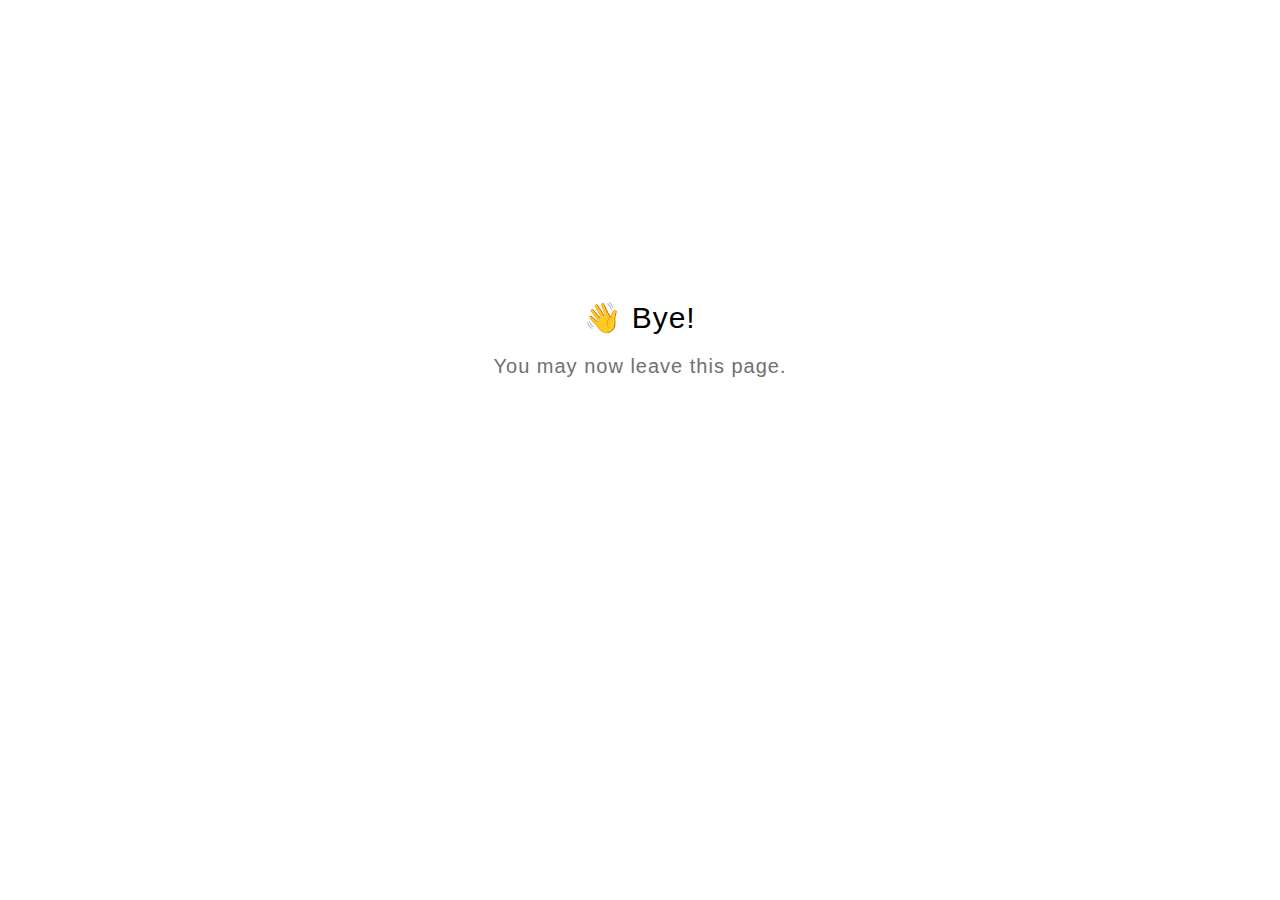
<file: goodbye.html>
<!DOCTYPE html>
<html lang="en">
  <head>
    <title>Goodbye</title>
    <meta charset="utf-8" lang="en">
    <style>
      html {
        font-size: 20px;
        font-family: 'lato', sans-serif;
        font-weight: lighter;
        letter-spacing: 0.05rem;
      }

      .goodbye-container {
        text-align: center;
        margin-top: 15rem;
      }

      .bye-message {
        font-size: 1.5rem;
      }

      .exit-text {
        color: #707070;
        margin-top: 1rem;
      }
    </style>
  </head>
  <body>
    <div class="goodbye-container">
      <div class="bye-message">👋 Bye!</div>
      <div class="exit-text">You may now leave this page.</div>
    </div>
  </body>
</html>
</file>
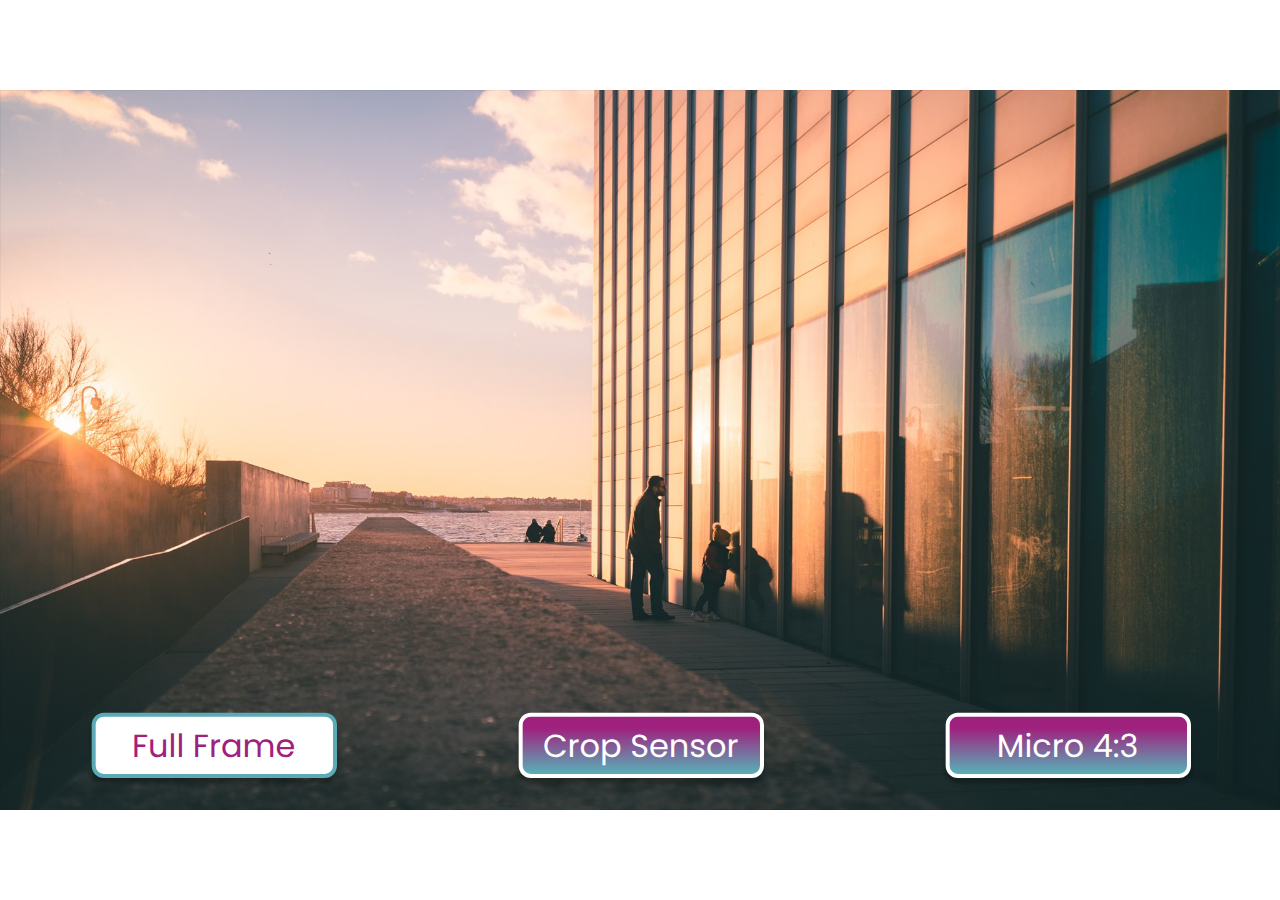
<file: assets/mDuwH7VyWl7tSYba/story.html>
﻿<!doctype html>
<html lang="en-US">
<head>
  <meta charset="utf-8">
  <!-- Created using Storyline 360 x64 - http://www.articulate.com  -->
  <!-- version: 3.103.35301.0 -->
  <title>Crop Factor</title>
  <meta http-equiv="x-ua-compatible" content="IE=edge"/>
  <meta name="viewport" content="width=device-width,initial-scale=1,user-scalable=no,shrink-to-fit=no,minimal-ui"/>
  <meta name="apple-mobile-web-app-capable" content="yes"/>
  <style>
    html, body { height: 100%; padding: 0; margin: 0 }
    #app { height: 100%; width: 100%; }
  </style>

  <script>
    window.DS = {};
    window.globals = {
      DATA_PATH_BASE: '',
      HAS_FRAME: true,
      HAS_SLIDE: true,

      lmsPresent: false,
      tinCanPresent: false,
      cmi5Present: false,
      aoSupport: false,
      scale: 'Scaled',
      captureRc: false,
      browserSize: 'optimal',
      bgColor: '#282828',
      features: 'DropInBase,MultipleQuizTracking,PlayerSizeOption',
      themeName: 'unified',
      preloaderColor: '#FFFFFF',
      suppressAnalytics: false,
      productChannel: 'stable',
      publishSource: 'storyline',
      aid: 'aid|f2204560-3b7b-4860-a299-ffaedb1532f1',
      cid: 'af38db52-952f-443f-99b3-437dbfe491d0',
      playerVersion: '3.103.35301.0',
      publishTimestamp: '2026-01-04T09:53:56.6123405Z',
      maxIosVideoElements: 10,
      connectionSettings: { message: 'You%20are%20offline.%20Trying%20to%20reconnect...', useDarkTheme: false, mode: 'disabled' },
      hasFeature: function(feature) {
        return this.features.split(',').includes(feature);
      },
      
      parseParams: function(qs) {
        if (window.globals.parsedParams != null) {
          return window.globals.parsedParams;
        }
        qs = (qs || window.location.search.substr(1)).split('+').join(' ');
        var params = {},
            tokens,
            re = /[?&]?([^=]+)=([^&]*)/g;

        while (tokens = re.exec(qs)) {
          params[decodeURIComponent(tokens[1]).trim()] =
            decodeURIComponent(tokens[2]).trim();
        }
        window.globals.parsedParams = params;
        return params;
      }

    };

    if (window.flagsUnderTest != null) {
      window.globals.features = window.flagsUnderTest.reduce((accum, feature) => {
        if (!accum.includes(feature)) {
          accum.push(feature);
        }
        return accum;
      }, window.globals.features.split(',')).join();
    }
  </script>
  <script>
    var isIe11 = ('ActiveXObject' in window || window.MSBlobBuilder != null)
      && window.msCrypto != null && !window.ActiveXObject;
    if (isIe11) {
      window.globals.unsupportedBrowser = true;
      document.write(atob('[base64]'));
    }
  </script>

  <script>
    if (window.globals.hasFeature('Localization')) {
      
      
    }
  </script>

  
  <script src='lms/scormdriver.js' type=text/javascript></script>
  <script>window.THREE = { };</script>
  
<meta name="robots" content="noindex, nofollow"></head>
<body style="background: #282828" class="cs-HTML theme-unified">
<script src="player-interface.js"></script>
  <script>!function(){var e,i=/iPhone/i,o=/iPod/i,n=/iPad/i,t=/\biOS-universal(?:.+)Mac\b/i,r=/\bAndroid(?:.+)Mobile\b/i,a=/Android/i,d=/(?:SD4930UR|\bSilk(?:.+)Mobile\b)/i,p=/Silk/i,l=/Windows Phone/i,u=/\bWindows(?:.+)ARM\b/i,b=/BlackBerry/i,s=/BB10/i,c=/Opera Mini/i,f=/\b(CriOS|Chrome)(?:.+)Mobile/i,h=/Mobile(?:.+)Firefox\b/i,v=function(e){return void 0!==e&&"MacIntel"===e.platform&&"number"==typeof e.maxTouchPoints&&e.maxTouchPoints>1&&"undefined"==typeof MSStream};e=function(e){var m={userAgent:"",platform:"",maxTouchPoints:0};e||"undefined"==typeof navigator?"string"==typeof e?m.userAgent=e:e&&e.userAgent&&(m={userAgent:e.userAgent,platform:e.platform,maxTouchPoints:e.maxTouchPoints||0}):m={userAgent:navigator.userAgent,platform:navigator.platform,maxTouchPoints:navigator.maxTouchPoints||0};var g=m.userAgent,y=g.split("[FBAN");void 0!==y[1]&&(g=y[0]),void 0!==(y=g.split("Twitter"))[1]&&(g=y[0]);var A=function(e){return function(i){return i.test(e)}}(g),w={apple:{phone:A(i)&&!A(l),ipod:A(o),tablet:!A(i)&&(A(n)||v(m))&&!A(l),universal:A(t),device:(A(i)||A(o)||A(n)||A(t)||v(m))&&!A(l)},amazon:{phone:A(d),tablet:!A(d)&&A(p),device:A(d)||A(p)},android:{phone:!A(l)&&A(d)||!A(l)&&A(r),tablet:!A(l)&&!A(d)&&!A(r)&&(A(p)||A(a)),device:!A(l)&&(A(d)||A(p)||A(r)||A(a))||A(/\bokhttp\b/i)},windows:{phone:A(l),tablet:A(u),device:A(l)||A(u)},other:{blackberry:A(b),blackberry10:A(s),opera:A(c),firefox:A(h),chrome:A(f),device:A(b)||A(s)||A(c)||A(h)||A(f)},any:!1,phone:!1,tablet:!1};return w.any=w.apple.device||w.android.device||w.windows.device||w.other.device,w.phone=w.apple.phone||w.android.phone||w.windows.phone,w.tablet=w.apple.tablet||w.android.tablet||w.windows.tablet,w}(),"object"==typeof exports&&"undefined"!=typeof module?module.exports=e:"function"==typeof define&&define.amd?define((function(){return e})):this.isMobile=e}();
    window.isMobile.apple.tablet = window.isMobile.apple.tablet ||
      (navigator.platform === 'MacIntel' && navigator.maxTouchPoints > 1);
    window.isMobile.apple.device = window.isMobile.apple.device || window.isMobile.apple.tablet;
    window.isMobile.tablet = window.isMobile.tablet || window.isMobile.apple.tablet;
    window.isMobile.any = window.isMobile.any || window.isMobile.apple.tablet;
  </script>

  <div id="focus-sink" tabindex="-1"></div>

  <div id="preso"></div>
  <script>
    (function() {

      var classTypes = [ 'desktop', 'mobile', 'phone', 'tablet' ];

      var addDeviceClasses = function(prefix, testObj) {
        var curr, i;
        for (i = 0; i < classTypes.length; i++) {
          curr = classTypes[i];
          if (testObj[curr]) {
            document.body.classList.add(prefix + curr);
          }
        }
      };

      var params = window.globals.parseParams(),
          isDevicePreview = params.devicepreview === '1',
          isPhoneOverride = params.deviceType === 'phone' || (isDevicePreview && params.phone == '1'),
          isTabletOverride = (params.deviceType === 'tablet' || isDevicePreview) && !isPhoneOverride,
          isMobileOverride = isPhoneOverride || isTabletOverride;

      var deviceView = {
        desktop: !window.isMobile.any && !isMobileOverride,
        mobile: window.isMobile.any || isMobileOverride,
        phone: isPhoneOverride || (window.isMobile.phone && !isTabletOverride),
        tablet: isTabletOverride || window.isMobile.tablet
      };

      window.globals.deviceView = deviceView;
      window.isMobile.desktop = !window.isMobile.any;
      window.isMobile.mobile = window.isMobile.any;

      addDeviceClasses('view-', deviceView);

    })();
  </script>
  
  <script src='story_content/triggers.js' type=text/javascript></script>
<script src='story_content/user.js' type=text/javascript></script>
  <div class="slide-loader"></div>

  <script>
    var doc = document, loader = doc.body.querySelector('.slide-loader'); [ 1, 2, 3 ].forEach(function(n) { var d = doc.createElement('div'); d.style.backgroundColor = window.globals.preloaderColor; d.classList.add('mobile-loader-dot'); d.classList.add('dot' + n); loader.appendChild(d); });
  </script>

  <div class="mobile-load-title-overlay" style="display: none">
    <div class="mobile-load-title">Crop Factor</div>
  </div>

  <div class="mobile-chrome-warning"></div>

  
<style>
  .warn-connection-dialog {
    display: none;
    background: transparent;
    pointer-events: all;
    position: fixed;
    left: 0;
    top: 0;
    width: 100%;
    height: 100%;
    z-index: 999;
  }

  .warn-connection-content {
    pointer-events: all;
    border-radius: 4px;
    background: white;
    border: 1px solid #E7E7E7;
    color: #333333;
    box-shadow: 0 2px 4px rgba(0, 0, 0, 0.25);
    transition: all 150ms ease-out;
    position: absolute;
    white-space: nowrap;
  }

  .view-phone.is-landscape .warn-connection-content {
    left: 23px;
    bottom: 23px;
  }

  .view-tablet.is-landscape .warn-connection-content {
    left: 50%;
    top: 20px;
    transform: translateX(-50%);
  }

  .view-mobile.is-portrait .warn-connection-content {
    transform: translate(-50%, calc(-100% - 15px));
  }

  .warn-connection-content p {
    display: inline-block;
    margin: 0 8px 0 0;
    line-height: 33px;
    font-size: 11px;
  }

  .warn-connection-content svg {
    position: relative;
    vertical-align: middle;
    margin: 0 2px 2px 8px;
  }

  .view-desktop .warn-connection-content {
    left: 1.5em;
    bottom: 1.5em;
  }

  .view-desktop .warn-connection-content p {
    font-size: 1.1em;
  }

  .is-offline .warn-connection-dialog {
    display: block;
  }

  .is-offline .cs-panel * {
    pointer-events: none !important;
  }

  .is-offline .cs-panel {
    pointer-events: all !important;
  }

  .is-offline #nav-controls * {
    pointer-events: none !important;
  }

  .is-offline #nav-controls {
    pointer-events: all !important;
  }
</style>

<div class="warn-connection-dialog" role="alertdialog" aria-modal="true" tabindex="0" aria-labelledby="warn-connection-message">
  <div class="warn-connection-content">
    <svg width="17" height="15" viewBox="0 0 17 15" xmlns="http://www.w3.org/2000/svg">
      <path fill="#8F0000" stroke="white" d="M16.07,12.98 L15.88,12.23 L9.51,1.21 C8.97,0.26,7.6,0.26,7.06,1.21 L0.69,12.23 C0.15,13.16,0.81,14.36,1.91,14.36 H14.65 C15.47,14.36,16.05,13.7,16.07,12.98 Z"/>
      <path fill="white" stroke="white" d="M8.58,5.5 C8.35,5.28,8.5,5.35,8.21,5.32 C8.09,5.35,7.97,5.49,7.96,5.67 C7.97,5.79,7.98,5.92,7.98,6.04 L7.98,6.04 C7.99,6.17,8,6.31,8.01,6.43 L8.01,6.44 C8.03,6.92,8.06,7.41,8.09,7.9 L8.09,7.9 C8.12,8.39,8.14,8.88,8.17,9.37 C8.17,9.39,8.18,9.42,8.2,9.44 C8.23,9.46,8.25,9.47,8.28,9.47 C8.31,9.47,8.34,9.46,8.35,9.44 C8.37,9.43,8.38,9.4,8.39,9.35 L8.39,9.34 C8.39,9.24,8.4,9.15,8.4,9.05 L8.4,9.05 C8.41,8.96,8.41,8.86,8.42,8.75 C8.43,8.44,8.45,8.12,8.47,7.81 L8.47,7.81 C8.49,7.49,8.51,7.18,8.53,6.87 C8.55,6.46,8.56,6.05,8.59,5.64 L8.6,5.62 C8.6,5.57,8.59,5.53,8.58,5.5 L8.21,5.32 Z"/>
      <circle fill="white" stroke="white" cx="8.3" cy="11.35" r="0.3"/>
    </svg>
    <p id="warn-connection-message">You are offline. Trying to reconnect...</p>
  </div>
</div>

<script>
  (function() {
    window.DS.connection = {
      warningShown: false,
      assets: {},
      loadingAssetGroup: false,
      retryDelay: 500
    };

    var connectionSettings = window.globals.connectionSettings || {};

    var useConnectionMessages = window.AbortController != null &&
      window.location.protocol != 'file:' &&
      connectionSettings.mode === 'normal';

    window.DS.connection.useConnectionMessages = useConnectionMessages;

    var assetCount = 0;
    var checkLoadedId;


    if (useConnectionMessages && connectionSettings != null) {
      var contentEl = document.querySelector('.warn-connection-content');
      var messageEl = contentEl.querySelector('p');

      if (connectionSettings.useDarkTheme) {
        contentEl.style.borderColor = '#BABBBA';
        contentEl.style.backgroundColor = '#282828';
        contentEl.style.color = '#FFFFFF';
      }

      if (connectionSettings.message != null) {
        messageEl.textContent = window.decodeURIComponent(connectionSettings.message);
      }
    }

    function checkAssetsReady() {
      for (var i in DS.connection.assets) {
        if (!DS.connection.assets[i].success) {
          return false;
        }
      }
      return true;
    }

    function stopAssetGroup() {
      if (!useConnectionMessages) { return; }

      assetCount = 0;

      DS.connection.oldAssetGroup = DS.connection.assets;
      DS.connection.assets = {};
      DS.connection.loadingAssetGroup = false;
      clearInterval(checkLoadedId);
    }

    function startAssetGroup() {
      if (!useConnectionMessages) { return; }
      var ticks = 0;
      clearInterval(checkLoadedId);
      checkLoadedId = setInterval(function() {
        var loaded = 0;
        if (assetCount === 0 && loaded === 0) {
          clearInterval(checkLoadedId);
          return;
        }

        for (var i in DS.connection.assets) {
          if (DS.connection.assets[i].success) {
            loaded++;
          }
        }

        if (assetCount === loaded && checkAssetsReady()) {
          for (var i in DS.connection.assets) {
            if (DS.connection.assets[i].action) {
              DS.connection.assets[i].action();
            }
          }
          hideWarning();
          stopAssetGroup();
        }
      }, 100)
    }

    function requiredAsset(url, action, retry, type) {
      if (!useConnectionMessages) { return; }
      if (DS.connection.assets[url]) { return; }

      DS.connection.assets[url] = {
        success: false, action: action, retry: retry, type: type
      };
      assetCount = Object.keys(DS.connection.assets).length;
      if (!DS.connection.loadingAssetGroup) {
        startAssetGroup();
      }
      DS.connection.loadingAssetGroup = true;
    }

    function assetLoaded(url) {
      if (!useConnectionMessages) { return; }
      if (DS.connection.assets[url]) {
        DS.connection.assets[url].success = true;
      }
    }

    function assetFailed(url) {
      if (!useConnectionMessages) { return; }
      if (!DS.connection.assets[url]) {
        if (/\.js$/.test(url) && url.indexOf('transcripts') === -1) {
          setTimeout(function() {
            if (DS.connection.lastSlideLoaded != null) {
              DS.connection.lastSlideLoaded();
            }
          }, DS.connection.retryDelay);
        }
        return;
      }
      if (!DS.connection.warningShown) { showWarning(); }
      if (DS.connection.assets[url].retry) {
        setTimeout(function() {
          if (!DS.connection.assets[url].success) {
            DS.connection.assets[url].retry()
          }
        }, DS.connection.retryDelay);
      }
    }

    function hideWarning() {
      document.body.classList.remove('is-offline');
      DS.connection.warningShown = false;
      enableKeys();
    }
    DS.connection.hideWarning = hideWarning

    function showWarning(btn) {
      document.body.classList.add('is-offline')
      DS.connection.warningShown = true;
      updateWarningPosition();
      disableKeys();
    }

    function updateWarningPosition() {
      if (!DS.connection.warningShown) {
        return;
      }

      var isPortrait = document.body.classList.contains('is-portrait');
      var isMobile = document.body.classList.contains('view-mobile');
      var warningEl = document.querySelector('.warn-connection-content');

      if (isPortrait && isMobile) {
        var slide = document.querySelector('.primary-slide');
        var slideRect = slide != null
          ? slide.getBoundingClientRect()
          : { top: window.innerHeight, left: 0, width: window.innerWidth };

        warningEl.style.top = `${slideRect.top}px`
        warningEl.style.left = `${slideRect.left + slideRect.width / 2}px`
      } else {
        warningEl.style.top = null;
        warningEl.style.left = null;
      }

      window.requestAnimationFrame(updateWarningPosition);
    }

    function onDisableKeyDown(e) {
      e.preventDefault();
      e.stopImmediatePropagation();
    }

    function onDisableKeyUp(e) {
      e.preventDefault();
      e.stopImmediatePropagation();
    }

    var accStyle = document.createElement('style');
    var warnDialogEl = document.querySelector('.warn-connection-dialog');

    function disableKeys() {
      if (DS.views && DS.views.nsStack && DS.views.nsStack.length === 1) {
        DS.views.nsStack[0].tabReachable = false
        DS.views.nsStack[0].updateTabIndex(true);
      }

      accStyle.innerHTML = '.acc-shadow-dom { display: none; }';
      document.body.appendChild(accStyle);

      warnDialogEl.parentNode.append(warnDialogEl);
      warnDialogEl.focus();
    }

    function enableKeys() {
      accStyle.remove();
      if (DS.views && DS.views.nsStack && DS.views.nsStack.length === 1 && DS.views.nsStack[0].name === '_frame') {
        DS.views.nsStack[0].tabReachable = true;
        DS.views.nsStack[0].updateTabIndex();
      }
    }

    // these will all be noops if the feature flag isn't set in
    // the data and `window.globals.features`
    DS.connection.requiredAsset = requiredAsset;
    DS.connection.assetLoaded = assetLoaded;
    DS.connection.assetFailed = assetFailed;
    DS.connection.stopAssetGroup = stopAssetGroup;
    DS.connection.startAssetGroup = startAssetGroup;
  })();
</script>


  <script>
    
    if (window.autoSpider && window.vInterfaceObject) {
      document.querySelector('.mobile-load-title-overlay').style.display = 'none';
    }
  </script>

  

  <link rel="stylesheet" href="html5/data/css/output.min.css" data-noprefix/>
</body>
<script src="html5/lib/scripts/bootstrapper.min.js"></script>
</html>
</file>
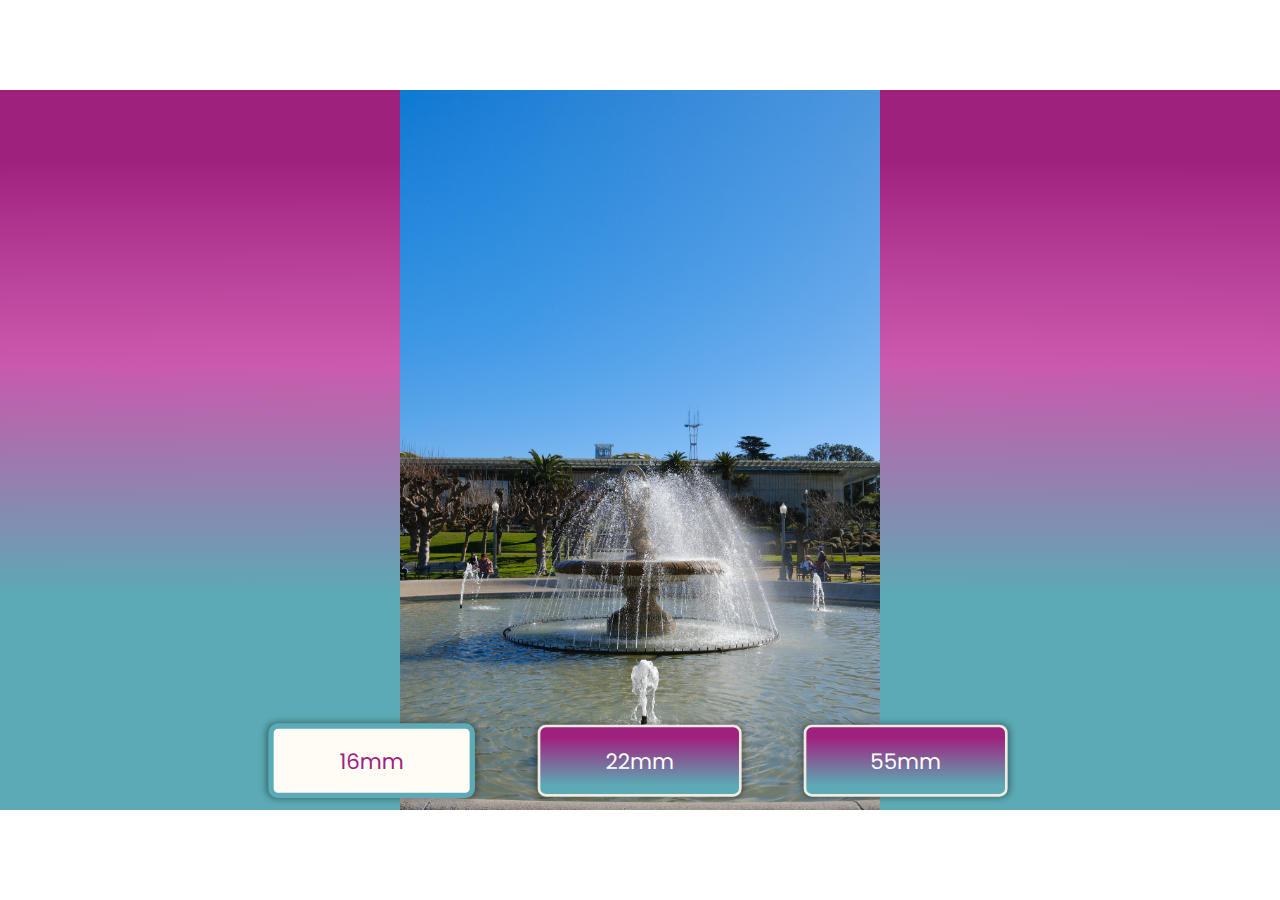
<file: assets/W5tIYPTuMe4QfyJk/story.html>
﻿<!doctype html>
<html lang="en-US">
<head>
  <meta charset="utf-8">
  <!-- Created using Storyline 360 x64 - http://www.articulate.com  -->
  <!-- version: 3.103.35301.0 -->
  <title>Compression</title>
  <meta http-equiv="x-ua-compatible" content="IE=edge"/>
  <meta name="viewport" content="width=device-width,initial-scale=1,user-scalable=no,shrink-to-fit=no,minimal-ui"/>
  <meta name="apple-mobile-web-app-capable" content="yes"/>
  <style>
    html, body { height: 100%; padding: 0; margin: 0 }
    #app { height: 100%; width: 100%; }
  </style>

  <script>
    window.DS = {};
    window.globals = {
      DATA_PATH_BASE: '',
      HAS_FRAME: true,
      HAS_SLIDE: true,

      lmsPresent: false,
      tinCanPresent: false,
      cmi5Present: false,
      aoSupport: false,
      scale: 'Scaled',
      captureRc: false,
      browserSize: 'optimal',
      bgColor: '#282828',
      features: 'DropInBase,MultipleQuizTracking,PlayerSizeOption',
      themeName: 'unified',
      preloaderColor: '#FFFFFF',
      suppressAnalytics: false,
      productChannel: 'stable',
      publishSource: 'storyline',
      aid: 'aid|f2204560-3b7b-4860-a299-ffaedb1532f1',
      cid: 'c28cc803-eaec-4fa6-bf76-fa1697a65c6d',
      playerVersion: '3.103.35301.0',
      publishTimestamp: '2025-12-24T19:29:19.2205425Z',
      maxIosVideoElements: 10,
      connectionSettings: { message: 'You%20are%20offline.%20Trying%20to%20reconnect...', useDarkTheme: false, mode: 'disabled' },
      hasFeature: function(feature) {
        return this.features.split(',').includes(feature);
      },
      
      parseParams: function(qs) {
        if (window.globals.parsedParams != null) {
          return window.globals.parsedParams;
        }
        qs = (qs || window.location.search.substr(1)).split('+').join(' ');
        var params = {},
            tokens,
            re = /[?&]?([^=]+)=([^&]*)/g;

        while (tokens = re.exec(qs)) {
          params[decodeURIComponent(tokens[1]).trim()] =
            decodeURIComponent(tokens[2]).trim();
        }
        window.globals.parsedParams = params;
        return params;
      }

    };

    if (window.flagsUnderTest != null) {
      window.globals.features = window.flagsUnderTest.reduce((accum, feature) => {
        if (!accum.includes(feature)) {
          accum.push(feature);
        }
        return accum;
      }, window.globals.features.split(',')).join();
    }
  </script>
  <script>
    var isIe11 = ('ActiveXObject' in window || window.MSBlobBuilder != null)
      && window.msCrypto != null && !window.ActiveXObject;
    if (isIe11) {
      window.globals.unsupportedBrowser = true;
      document.write(atob('[base64]'));
    }
  </script>

  <script>
    if (window.globals.hasFeature('Localization')) {
      
      
    }
  </script>

  
  <script src='lms/scormdriver.js' type=text/javascript></script>
  <script>window.THREE = { };</script>
  
<meta name="robots" content="noindex, nofollow"></head>
<body style="background: #282828" class="cs-HTML theme-unified">
<script src="player-interface.js"></script>
  <script>!function(){var e,i=/iPhone/i,o=/iPod/i,n=/iPad/i,t=/\biOS-universal(?:.+)Mac\b/i,r=/\bAndroid(?:.+)Mobile\b/i,a=/Android/i,d=/(?:SD4930UR|\bSilk(?:.+)Mobile\b)/i,p=/Silk/i,l=/Windows Phone/i,u=/\bWindows(?:.+)ARM\b/i,b=/BlackBerry/i,s=/BB10/i,c=/Opera Mini/i,f=/\b(CriOS|Chrome)(?:.+)Mobile/i,h=/Mobile(?:.+)Firefox\b/i,v=function(e){return void 0!==e&&"MacIntel"===e.platform&&"number"==typeof e.maxTouchPoints&&e.maxTouchPoints>1&&"undefined"==typeof MSStream};e=function(e){var m={userAgent:"",platform:"",maxTouchPoints:0};e||"undefined"==typeof navigator?"string"==typeof e?m.userAgent=e:e&&e.userAgent&&(m={userAgent:e.userAgent,platform:e.platform,maxTouchPoints:e.maxTouchPoints||0}):m={userAgent:navigator.userAgent,platform:navigator.platform,maxTouchPoints:navigator.maxTouchPoints||0};var g=m.userAgent,y=g.split("[FBAN");void 0!==y[1]&&(g=y[0]),void 0!==(y=g.split("Twitter"))[1]&&(g=y[0]);var A=function(e){return function(i){return i.test(e)}}(g),w={apple:{phone:A(i)&&!A(l),ipod:A(o),tablet:!A(i)&&(A(n)||v(m))&&!A(l),universal:A(t),device:(A(i)||A(o)||A(n)||A(t)||v(m))&&!A(l)},amazon:{phone:A(d),tablet:!A(d)&&A(p),device:A(d)||A(p)},android:{phone:!A(l)&&A(d)||!A(l)&&A(r),tablet:!A(l)&&!A(d)&&!A(r)&&(A(p)||A(a)),device:!A(l)&&(A(d)||A(p)||A(r)||A(a))||A(/\bokhttp\b/i)},windows:{phone:A(l),tablet:A(u),device:A(l)||A(u)},other:{blackberry:A(b),blackberry10:A(s),opera:A(c),firefox:A(h),chrome:A(f),device:A(b)||A(s)||A(c)||A(h)||A(f)},any:!1,phone:!1,tablet:!1};return w.any=w.apple.device||w.android.device||w.windows.device||w.other.device,w.phone=w.apple.phone||w.android.phone||w.windows.phone,w.tablet=w.apple.tablet||w.android.tablet||w.windows.tablet,w}(),"object"==typeof exports&&"undefined"!=typeof module?module.exports=e:"function"==typeof define&&define.amd?define((function(){return e})):this.isMobile=e}();
    window.isMobile.apple.tablet = window.isMobile.apple.tablet ||
      (navigator.platform === 'MacIntel' && navigator.maxTouchPoints > 1);
    window.isMobile.apple.device = window.isMobile.apple.device || window.isMobile.apple.tablet;
    window.isMobile.tablet = window.isMobile.tablet || window.isMobile.apple.tablet;
    window.isMobile.any = window.isMobile.any || window.isMobile.apple.tablet;
  </script>

  <div id="focus-sink" tabindex="-1"></div>

  <div id="preso"></div>
  <script>
    (function() {

      var classTypes = [ 'desktop', 'mobile', 'phone', 'tablet' ];

      var addDeviceClasses = function(prefix, testObj) {
        var curr, i;
        for (i = 0; i < classTypes.length; i++) {
          curr = classTypes[i];
          if (testObj[curr]) {
            document.body.classList.add(prefix + curr);
          }
        }
      };

      var params = window.globals.parseParams(),
          isDevicePreview = params.devicepreview === '1',
          isPhoneOverride = params.deviceType === 'phone' || (isDevicePreview && params.phone == '1'),
          isTabletOverride = (params.deviceType === 'tablet' || isDevicePreview) && !isPhoneOverride,
          isMobileOverride = isPhoneOverride || isTabletOverride;

      var deviceView = {
        desktop: !window.isMobile.any && !isMobileOverride,
        mobile: window.isMobile.any || isMobileOverride,
        phone: isPhoneOverride || (window.isMobile.phone && !isTabletOverride),
        tablet: isTabletOverride || window.isMobile.tablet
      };

      window.globals.deviceView = deviceView;
      window.isMobile.desktop = !window.isMobile.any;
      window.isMobile.mobile = window.isMobile.any;

      addDeviceClasses('view-', deviceView);

    })();
  </script>
  
  <script src='story_content/triggers.js' type=text/javascript></script>
<script src='story_content/user.js' type=text/javascript></script>
  <div class="slide-loader"></div>

  <script>
    var doc = document, loader = doc.body.querySelector('.slide-loader'); [ 1, 2, 3 ].forEach(function(n) { var d = doc.createElement('div'); d.style.backgroundColor = window.globals.preloaderColor; d.classList.add('mobile-loader-dot'); d.classList.add('dot' + n); loader.appendChild(d); });
  </script>

  <div class="mobile-load-title-overlay" style="display: none">
    <div class="mobile-load-title">Compression</div>
  </div>

  <div class="mobile-chrome-warning"></div>

  
<style>
  .warn-connection-dialog {
    display: none;
    background: transparent;
    pointer-events: all;
    position: fixed;
    left: 0;
    top: 0;
    width: 100%;
    height: 100%;
    z-index: 999;
  }

  .warn-connection-content {
    pointer-events: all;
    border-radius: 4px;
    background: white;
    border: 1px solid #E7E7E7;
    color: #333333;
    box-shadow: 0 2px 4px rgba(0, 0, 0, 0.25);
    transition: all 150ms ease-out;
    position: absolute;
    white-space: nowrap;
  }

  .view-phone.is-landscape .warn-connection-content {
    left: 23px;
    bottom: 23px;
  }

  .view-tablet.is-landscape .warn-connection-content {
    left: 50%;
    top: 20px;
    transform: translateX(-50%);
  }

  .view-mobile.is-portrait .warn-connection-content {
    transform: translate(-50%, calc(-100% - 15px));
  }

  .warn-connection-content p {
    display: inline-block;
    margin: 0 8px 0 0;
    line-height: 33px;
    font-size: 11px;
  }

  .warn-connection-content svg {
    position: relative;
    vertical-align: middle;
    margin: 0 2px 2px 8px;
  }

  .view-desktop .warn-connection-content {
    left: 1.5em;
    bottom: 1.5em;
  }

  .view-desktop .warn-connection-content p {
    font-size: 1.1em;
  }

  .is-offline .warn-connection-dialog {
    display: block;
  }

  .is-offline .cs-panel * {
    pointer-events: none !important;
  }

  .is-offline .cs-panel {
    pointer-events: all !important;
  }

  .is-offline #nav-controls * {
    pointer-events: none !important;
  }

  .is-offline #nav-controls {
    pointer-events: all !important;
  }
</style>

<div class="warn-connection-dialog" role="alertdialog" aria-modal="true" tabindex="0" aria-labelledby="warn-connection-message">
  <div class="warn-connection-content">
    <svg width="17" height="15" viewBox="0 0 17 15" xmlns="http://www.w3.org/2000/svg">
      <path fill="#8F0000" stroke="white" d="M16.07,12.98 L15.88,12.23 L9.51,1.21 C8.97,0.26,7.6,0.26,7.06,1.21 L0.69,12.23 C0.15,13.16,0.81,14.36,1.91,14.36 H14.65 C15.47,14.36,16.05,13.7,16.07,12.98 Z"/>
      <path fill="white" stroke="white" d="M8.58,5.5 C8.35,5.28,8.5,5.35,8.21,5.32 C8.09,5.35,7.97,5.49,7.96,5.67 C7.97,5.79,7.98,5.92,7.98,6.04 L7.98,6.04 C7.99,6.17,8,6.31,8.01,6.43 L8.01,6.44 C8.03,6.92,8.06,7.41,8.09,7.9 L8.09,7.9 C8.12,8.39,8.14,8.88,8.17,9.37 C8.17,9.39,8.18,9.42,8.2,9.44 C8.23,9.46,8.25,9.47,8.28,9.47 C8.31,9.47,8.34,9.46,8.35,9.44 C8.37,9.43,8.38,9.4,8.39,9.35 L8.39,9.34 C8.39,9.24,8.4,9.15,8.4,9.05 L8.4,9.05 C8.41,8.96,8.41,8.86,8.42,8.75 C8.43,8.44,8.45,8.12,8.47,7.81 L8.47,7.81 C8.49,7.49,8.51,7.18,8.53,6.87 C8.55,6.46,8.56,6.05,8.59,5.64 L8.6,5.62 C8.6,5.57,8.59,5.53,8.58,5.5 L8.21,5.32 Z"/>
      <circle fill="white" stroke="white" cx="8.3" cy="11.35" r="0.3"/>
    </svg>
    <p id="warn-connection-message">You are offline. Trying to reconnect...</p>
  </div>
</div>

<script>
  (function() {
    window.DS.connection = {
      warningShown: false,
      assets: {},
      loadingAssetGroup: false,
      retryDelay: 500
    };

    var connectionSettings = window.globals.connectionSettings || {};

    var useConnectionMessages = window.AbortController != null &&
      window.location.protocol != 'file:' &&
      connectionSettings.mode === 'normal';

    window.DS.connection.useConnectionMessages = useConnectionMessages;

    var assetCount = 0;
    var checkLoadedId;


    if (useConnectionMessages && connectionSettings != null) {
      var contentEl = document.querySelector('.warn-connection-content');
      var messageEl = contentEl.querySelector('p');

      if (connectionSettings.useDarkTheme) {
        contentEl.style.borderColor = '#BABBBA';
        contentEl.style.backgroundColor = '#282828';
        contentEl.style.color = '#FFFFFF';
      }

      if (connectionSettings.message != null) {
        messageEl.textContent = window.decodeURIComponent(connectionSettings.message);
      }
    }

    function checkAssetsReady() {
      for (var i in DS.connection.assets) {
        if (!DS.connection.assets[i].success) {
          return false;
        }
      }
      return true;
    }

    function stopAssetGroup() {
      if (!useConnectionMessages) { return; }

      assetCount = 0;

      DS.connection.oldAssetGroup = DS.connection.assets;
      DS.connection.assets = {};
      DS.connection.loadingAssetGroup = false;
      clearInterval(checkLoadedId);
    }

    function startAssetGroup() {
      if (!useConnectionMessages) { return; }
      var ticks = 0;
      clearInterval(checkLoadedId);
      checkLoadedId = setInterval(function() {
        var loaded = 0;
        if (assetCount === 0 && loaded === 0) {
          clearInterval(checkLoadedId);
          return;
        }

        for (var i in DS.connection.assets) {
          if (DS.connection.assets[i].success) {
            loaded++;
          }
        }

        if (assetCount === loaded && checkAssetsReady()) {
          for (var i in DS.connection.assets) {
            if (DS.connection.assets[i].action) {
              DS.connection.assets[i].action();
            }
          }
          hideWarning();
          stopAssetGroup();
        }
      }, 100)
    }

    function requiredAsset(url, action, retry, type) {
      if (!useConnectionMessages) { return; }
      if (DS.connection.assets[url]) { return; }

      DS.connection.assets[url] = {
        success: false, action: action, retry: retry, type: type
      };
      assetCount = Object.keys(DS.connection.assets).length;
      if (!DS.connection.loadingAssetGroup) {
        startAssetGroup();
      }
      DS.connection.loadingAssetGroup = true;
    }

    function assetLoaded(url) {
      if (!useConnectionMessages) { return; }
      if (DS.connection.assets[url]) {
        DS.connection.assets[url].success = true;
      }
    }

    function assetFailed(url) {
      if (!useConnectionMessages) { return; }
      if (!DS.connection.assets[url]) {
        if (/\.js$/.test(url) && url.indexOf('transcripts') === -1) {
          setTimeout(function() {
            if (DS.connection.lastSlideLoaded != null) {
              DS.connection.lastSlideLoaded();
            }
          }, DS.connection.retryDelay);
        }
        return;
      }
      if (!DS.connection.warningShown) { showWarning(); }
      if (DS.connection.assets[url].retry) {
        setTimeout(function() {
          if (!DS.connection.assets[url].success) {
            DS.connection.assets[url].retry()
          }
        }, DS.connection.retryDelay);
      }
    }

    function hideWarning() {
      document.body.classList.remove('is-offline');
      DS.connection.warningShown = false;
      enableKeys();
    }
    DS.connection.hideWarning = hideWarning

    function showWarning(btn) {
      document.body.classList.add('is-offline')
      DS.connection.warningShown = true;
      updateWarningPosition();
      disableKeys();
    }

    function updateWarningPosition() {
      if (!DS.connection.warningShown) {
        return;
      }

      var isPortrait = document.body.classList.contains('is-portrait');
      var isMobile = document.body.classList.contains('view-mobile');
      var warningEl = document.querySelector('.warn-connection-content');

      if (isPortrait && isMobile) {
        var slide = document.querySelector('.primary-slide');
        var slideRect = slide != null
          ? slide.getBoundingClientRect()
          : { top: window.innerHeight, left: 0, width: window.innerWidth };

        warningEl.style.top = `${slideRect.top}px`
        warningEl.style.left = `${slideRect.left + slideRect.width / 2}px`
      } else {
        warningEl.style.top = null;
        warningEl.style.left = null;
      }

      window.requestAnimationFrame(updateWarningPosition);
    }

    function onDisableKeyDown(e) {
      e.preventDefault();
      e.stopImmediatePropagation();
    }

    function onDisableKeyUp(e) {
      e.preventDefault();
      e.stopImmediatePropagation();
    }

    var accStyle = document.createElement('style');
    var warnDialogEl = document.querySelector('.warn-connection-dialog');

    function disableKeys() {
      if (DS.views && DS.views.nsStack && DS.views.nsStack.length === 1) {
        DS.views.nsStack[0].tabReachable = false
        DS.views.nsStack[0].updateTabIndex(true);
      }

      accStyle.innerHTML = '.acc-shadow-dom { display: none; }';
      document.body.appendChild(accStyle);

      warnDialogEl.parentNode.append(warnDialogEl);
      warnDialogEl.focus();
    }

    function enableKeys() {
      accStyle.remove();
      if (DS.views && DS.views.nsStack && DS.views.nsStack.length === 1 && DS.views.nsStack[0].name === '_frame') {
        DS.views.nsStack[0].tabReachable = true;
        DS.views.nsStack[0].updateTabIndex();
      }
    }

    // these will all be noops if the feature flag isn't set in
    // the data and `window.globals.features`
    DS.connection.requiredAsset = requiredAsset;
    DS.connection.assetLoaded = assetLoaded;
    DS.connection.assetFailed = assetFailed;
    DS.connection.stopAssetGroup = stopAssetGroup;
    DS.connection.startAssetGroup = startAssetGroup;
  })();
</script>


  <script>
    
    if (window.autoSpider && window.vInterfaceObject) {
      document.querySelector('.mobile-load-title-overlay').style.display = 'none';
    }
  </script>

  

  <link rel="stylesheet" href="html5/data/css/output.min.css" data-noprefix/>
</body>
<script src="html5/lib/scripts/bootstrapper.min.js"></script>
</html>
</file>
<file: assets/mDuwH7VyWl7tSYba/html5/data/css/output.min.css>
@font-face {
  font-family: 'Lato Charset1_ 5hI57NZ9E883EED0';
  src: url('[data-uri]');
  font-style: normal;
  font-weight: normal;
}
@font-face {
  font-family: 'Poppins Charset1_ 5YiP03C076D8F';
  src: url('[data-uri]');
  font-style: normal;
  font-weight: normal;
}
@font-face {
  font-family: 'Poppins Charset0_v2mjarC8F1F06F';
  src: url('[data-uri]');
  font-style: normal;
  font-weight: normal;
}
.cs-HTML {
  background: rgba(40, 40, 40, 1);
}
.cs-npnxnanbnsnfns00000000001 .cs-infopanel  {
  box-shadow: 0 1px 0 rgba(0, 0, 0, 0);
  background: rgba(255, 255, 255, 1);
}
.cs-npnxnanbnsnfns00000000001 .cs-infopanel .cs-link {
  color: rgba(186, 187, 186, 1);
}
.cs-npnxnanbnsnfns00000000001 .cs-infopanel .cs-link:hover {
  color: rgba(255, 255, 255, 1);
}
.cs-npnxnanbnsnfns00000000001 .cs-infopanel .cs-name {
  color: rgba(68, 68, 68, 1);
}
.cs-npnxnanbnsnfns00000000001 .cs-infopanel .cs-title {
  color: rgba(153, 153, 153, 1);
}
.cs-npnxnanbnsnfns00000000001 .cs-infopanelpopup  {
  box-shadow: 0 1px 0 rgba(0, 0, 0, 0);
  background: rgba(0, 0, 0, 0);
}
.cs-npnxnanbnsnfns00000000001 .cs-infopanelpopup .cs-link {
  color: rgba(255, 0, 0, 1);
}
.cs-npnxnanbnsnfns00000000001 .cs-infopanelpopup .cs-link:hover {
  color: rgba(255, 255, 255, 1);
}
.cs-npnxnanbnsnfns00000000001 .cs-infopanelpopup .cs-name {
  color: rgba(255, 255, 255, 1);
}
.cs-npnxnanbnsnfns00000000001 .cs-infopanelpopup .cs-bio {
  color: rgba(186, 187, 186, 1);
}
.cs-npnxnanbnsnfns00000000001 .cs-timer  {
  color: rgba(186, 187, 186, 1);
}
.cs-npnxnanbnsnfns00000000001 .cs-duration stop:first-child {
  stop-color: rgba(60, 60, 60, 1);
}
.cs-npnxnanbnsnfns00000000001 .cs-duration stop:last-child {
  stop-color: rgba(60, 60, 60, 1);
}
.cs-npnxnanbnsnfns00000000001 .cs-elapsed stop:first-child {
  stop-color: rgba(254, 227, 71, 1);
}
.cs-npnxnanbnsnfns00000000001 .cs-elapsed stop:last-child {
  stop-color: rgba(254, 227, 71, 1);
}
.cs-npnxnanbnsnfns00000000001 .cs-timer .cs-pie .cs-innerstroke {
  stroke: rgba(199, 199, 199, 1);
}
.cs-npnxnanbnsnfns00000000001 .cs-timer .cs-pie .cs-innerborder {
  stroke: rgba(255, 255, 255, 1);
}
.cs-npnxnanbnsnfns00000000001 .cs-window  {
  box-shadow: 0 8px 5px rgba(0, 0, 0, 0.2);
  border-color: rgba(49, 99, 0, 0);
  background: rgba(33, 33, 33, 1);
  color: rgba(248, 248, 248, 1);
}
.cs-npnxnanbnsnfns00000000001 .cs-window .cs-diva {
  border-color: rgba(78, 78, 78, 1);
}
.cs-npnxnanbnsnfns00000000001 .cs-window .cs-divb {
  border-color: rgba(78, 78, 78, 0);
}
.cs-npnxnanbnsnfns00000000001 .cs-editor .cs-editor-slide {
  color: rgba(226, 226, 226, 1);
}
.cs-npnxnanbnsnfns00000000001 .cs-editor .cs-editor-html {
  color: rgba(186, 187, 186, 1);
}
.cs-npnxnanbnsnfns00000000001 .cs-editor .cs-editor-button {
  text-shadow: 0 1px 0 rgba(0, 0, 0, 0);
  color: rgba(255, 255, 255, 1);
  border-color: rgba(211, 211, 211, 1);
  background: rgba(34, 34, 34, 1);
}
.cs-npnxnanbnsnfns00000000001 .cs-editor .cs-editor-button:hover {
  background: rgba(68, 68, 68, 1);
}
.cs-npnxnanbnsnfns00000000001 .cs-editor .cs-editor-button:active {
  background: rgba(68, 68, 68, 1);
}
.cs-npnxnanbnsnfns00000000001 .cs-listitem  {
  color: rgba(186, 187, 186, 1);
  border-color: none;
  border: 1px solid transparent;
}
.cs-npnxnanbnsnfns00000000001 .cs-listitem:hover {
  background: rgba(255, 255, 255, 0.06);
  border-color: rgba(108, 108, 108, 1) !important;
  border-width: 1px;
  border-radius: 2px;
  border-style: solid;
  box-sizing: border-box;
}
.cs-npnxnanbnsnfns00000000001 .cs-listitem.hover {
  background: rgba(255, 255, 255, 0.06);
  border-color: rgba(108, 108, 108, 1) !important;
  border-width: 1px;
  border-radius: 2px;
  border-style: solid;
  box-sizing: border-box;
}
.cs-npnxnanbnsnfns00000000001 .cs-glossary  {
  color: rgba(186, 187, 186, 1);
}
.cs-npnxnanbnsnfns00000000001 .cs-glossary .cs-scrolling-panel {
  background: rgba(0, 0, 0, 0);
}
.cs-npnxnanbnsnfns00000000001 .cs-glossary .cs-term.cs-selected .cs-choice-list-trigger {
  color: rgba(255, 255, 255, 1);
  background: rgba(255, 255, 255, 1);
}
.cs-npnxnanbnsnfns00000000001 .cs-glossary .cs-term.cs-selected .cs-choice-list-trigger:focus {
  color: rgba(255, 255, 255, 1);
  background: rgba(255, 255, 255, 1);
}
.cs-npnxnanbnsnfns00000000001 .cs-glossary .cs-term:hover .cs-choice-list-trigger {
  background: rgba(186, 187, 186, 1);
}
.cs-npnxnanbnsnfns00000000001 .cs-glossary .cs-term.hover .cs-choice-list-trigger {
  background: rgba(186, 187, 186, 1);
}
.cs-npnxnanbnsnfns00000000001 .cs-glossary .cs-term .cs-choice-list-trigger:focus {
  background: rgba(186, 187, 186, 1);
}
.cs-npnxnanbnsnfns00000000001 .cs-glossary .cs-diva {
  border-color: rgba(0, 0, 0, 0);
}
.cs-npnxnanbnsnfns00000000001 .cs-glossary .cs-divb {
  border-color: rgba(0, 0, 0, 0);
}
.cs-npnxnanbnsnfns00000000001 .cs-glossary .cs-divc {
  border-color: rgba(0, 0, 0, 0);
}
.cs-npnxnanbnsnfns00000000001 .cs-glossary .cs-heading {
  color: rgba(248, 248, 248, 1);
  font-weight: 700;
}
.note-content p span {
  color: rgba(186, 187, 186, 1);
  line-height: 1.4em;
  font-size: 103.769%;
}
.cs-npnxnanbnsnfns00000000001 .cs-resource .cs-separator {
  border-color: rgba(0, 0, 0, 0);
}
.cs-npnxnanbnsnfns00000000001 .cs-outline  {
  color: rgba(45, 45, 45, 1);
}
.cs-npnxnanbnsnfns00000000001 .cs-outline .cs-diva {
  border-color: rgba(0, 0, 0, 0);
}
.cs-npnxnanbnsnfns00000000001 .cs-outline .cs-divb {
  border-color: rgba(0, 0, 0, 0);
}
.cs-npnxnanbnsnfns00000000001 .cs-outline .cs-divc {
  border-color: rgba(0, 0, 0, 0);
}
.cs-npnxnanbnsnfns00000000001 .cs-outline .cs-search-filter:hover {
  color: rgba(0, 0, 0, 0);
}
.cs-npnxnanbnsnfns00000000001 .cs-outline .cs-search-filter.hover {
  color: rgba(0, 0, 0, 0);
}
.cs-npnxnanbnsnfns00000000001 .cs-transcript  {
  color: rgba(255, 255, 255, 1);
}
.cs-npnxnanbnsnfns00000000001 .cs-transcript .cs-div {
  border-color: rgba(0, 0, 0, 0);
}
.cs-npnxnanbnsnfns00000000001 .cs-tabs:not(.topmenu-item) {
  color: rgba(248, 248, 248, 1);
}
.cs-npnxnanbnsnfns00000000001 .cs-tabs .cs-inner-button:not(.topmenu-item) {
  text-shadow: 0 1px 0 rgba(0, 0, 0, 0);
}
.cs-npnxnanbnsnfns00000000001 .cs-tabs:hover:not(.topmenu-item) {
  color: rgba(248, 248, 248, 1);
}
.cs-npnxnanbnsnfns00000000001 .cs-tabs.cs-selected {
  background: rgba(0, 0, 0, 0);
  color: rgba(248, 248, 248, 1);
}
.cs-npnxnanbnsnfns00000000001 .cs-seekcontrol  {
  background: rgba(0, 0, 0, 0);
  border-color: rgba(0, 0, 0, 0);
}
.cs-npnxnanbnsnfns00000000001 .cs-seekcontrol .cs-button:hover .cs-icon {
  fill: rgba(255, 255, 255, 1);
}
.cs-npnxnanbnsnfns00000000001 .cs-seekcontrol .cs-button.hover .cs-icon {
  fill: rgba(255, 255, 255, 1);
}
.cs-npnxnanbnsnfns00000000001 .cs-seekcontrol .cs-button .cs-icon-shadow {
  fill: rgba(0, 0, 0, 0);
}
.cs-npnxnanbnsnfns00000000001 .cs-seekcontrol .cs-button .cs-icon {
  fill: rgba(180, 180, 180, 1);
}
.cs-npnxnanbnsnfns00000000001 .cs-seekcontrol .cs-seek .cs-fill {
  background: rgba(255, 255, 255, 0.6);
}
.cs-npnxnanbnsnfns00000000001 .cs-seekcontrol .cs-seek {
  background: rgba(108, 108, 108, 1);
  border-color: rgba(0, 0, 0, 0);
}
.cs-npnxnanbnsnfns00000000001 .cs-searchinput .cs-input {
  color: rgba(186, 187, 186, 1);
  border-color: rgba(0, 0, 0, 0);
  background: rgba(255, 255, 255, 0.06);
}
.cs-npnxnanbnsnfns00000000001 .cs-searchinput .cs-input:focus {
  color: rgba(248, 248, 248, 1);
  background: rgba(41, 41, 41, 1);
}
.cs-npnxnanbnsnfns00000000001 .cs-searchinput .cs-input:hover {
  box-shadow: inset 0 0 1px 0 rgba(69, 126, 19, 0);
}
.cs-npnxnanbnsnfns00000000001 .cs-searchinput .cs-input.hover {
  box-shadow: inset 0 0 1px 0 rgba(69, 126, 19, 0);
}
.cs-npnxnanbnsnfns00000000001 .cs-searchinput .cs-button .cs-icon {
  fill: rgba(186, 187, 186, 1);
}
.cs-npnxnanbnsnfns00000000001 .cs-searchinput .cs-button:hover {
  fill: rgba(63, 133, 0, 1);
}
.cs-npnxnanbnsnfns00000000001 .cs-searchinput .cs-button.hover {
  fill: rgba(63, 133, 0, 1);
}
.cs-npnxnanbnsnfns00000000001 .cs-menu  {
  box-shadow: 0 1px 0 rgba(0, 0, 0, 0);
  background: rgba(33, 33, 33, 1);
}
.cs-npnxnanbnsnfns00000000001 .cs-topmenu-item.active .cs-tab {
  background: rgba(33, 33, 33, 1);
}
.cs-npnxnanbnsnfns00000000001 .cs-logo  {
  box-shadow: 0 1px 0 rgba(37, 75, 0, 1);
  background: rgba(255, 255, 255, 0);
}
.cs-npnxnanbnsnfns00000000001 .cs-checkbox  {
  color: rgba(255, 255, 255, 1);
}
.cs-npnxnanbnsnfns00000000001 .cs-checkbox:hover {
  border-color: rgba(175, 221, 130, 1);
}
.cs-npnxnanbnsnfns00000000001 .cs-checkbox.hover {
  border-color: rgba(175, 221, 130, 1);
}
.cs-npnxnanbnsnfns00000000001 .cs-checkbox .cs-box {
  color: rgba(255, 255, 255, 1);
  border-color: rgba(42, 83, 0, 1);
}
.cs-npnxnanbnsnfns00000000001 .cs-checkbox .cs-box:checked::after {
  color: rgba(43, 196, 0, 1);
}
.cs-npnxnanbnsnfns00000000001 .cs-button  {
  text-shadow: 0 1px 0 rgba(0, 0, 0, 0);
  color: rgba(186, 187, 186, 1);
  border-color: rgba(0, 0, 0, 0);
  background: rgba(0, 0, 0, 0);
  box-shadow: 0 1px 0 rgba(0, 0, 0, 0);
}
.cs-npnxnanbnsnfns00000000001 .cs-button .cs-icon {
  fill: rgba(186, 187, 186, 1);
}
.cs-npnxnanbnsnfns00000000001 .cs-button .cs-icon-shadow {
  fill: rgba(0, 0, 0, 0);
}
.cs-npnxnanbnsnfns00000000001 .cs-button:hover {
  background: rgba(248, 248, 248, 1);
}
.cs-npnxnanbnsnfns00000000001 .cs-button.hover {
  background: rgba(248, 248, 248, 1);
}
.cs-npnxnanbnsnfns00000000001 .cs-button:active {
  background: rgba(0, 0, 0, 0);
}
.cs-npnxnanbnsnfns00000000001 .cs-button.cs-disabled:hover {
  background: rgba(0, 0, 0, 0);
}
.cs-npnxnanbnsnfns00000000001 .cs-button.cs-disabled.hover {
  background: rgba(0, 0, 0, 0);
}
.cs-npnxnanbnsnfns00000000001 .cs-button.cs-disabled:active {
  background: rgba(0, 0, 0, 0);
}
.cs-npnxnanbnsnfns00000000001 .cs-button.cs-volume:hover {
  background: rgba(0, 0, 0, 0);
}
.cs-npnxnanbnsnfns00000000001 .cs-button.cs-volume.hover {
  background: rgba(0, 0, 0, 0);
}
.cs-npnxnanbnsnfns00000000001 .cs-button.cs-volume:active {
  background: rgba(0, 0, 0, 0);
}
.cs-npnxnanbnsnfns00000000001.cs-base  {
  color: rgba(186, 187, 186, 1);
  border-color: rgba(40, 40, 40, 1);
  background: rgba(40, 40, 40, 1);
}
.cs-npnxnanbnsnfns00000000001.cs-base .cs-separator .cs-diva {
  background: rgba(69, 69, 69, 1);
}
.cs-npnxnanbnsnfns00000000001.cs-base .cs-separator .cs-divb {
  background: rgba(0, 0, 0, 0);
}
.cs-npnxnanbnsnfns00000000001.cs-base .cs-topmenu-item.active .cs-tab {
  border-color: rgba(69, 69, 69, 1);
}
.cs-npnxnanbnsnfns00000000001.cs-base .cs-topmenu-item.active .cs-panel {
  border-color: rgba(69, 69, 69, 1);
}
.cs-npnxnanbnsnfns00000000001.cs-base .cs-left {
  background: rgba(33, 33, 33, 1);
}
.cs-npnxnanbnsnfns00000000001.cs-base .cs-area-primary .cs-slide-container {
  background: rgba(40, 40, 40, 1);
}
.cs-npnxnanbnsnfns00000000001.cs-base.cs-custom-theme .cs-brandhighlight-bg {
  background: rgba(79, 189, 244, 1) !important;
}
.cs-npnxnanbnsnfns00000000001.cs-base.cs-custom-theme .cs-brandhighlight-secondary-bg {
  background: rgba(255, 255, 255, 1) !important;
}
.cs-npnxnanbnsnfns00000000001.cs-base.cs-custom-theme .cs-brandhighlight-border {
  border-color: rgba(79, 189, 244, 1) !important;
}
.cs-npnxnanbnsnfns00000000001.cs-base.cs-custom-theme .cs-brandhighlight-text {
  color: rgba(79, 189, 244, 1) !important;
}
.cs-npnxnanbnsnfns00000000001.cs-base.cs-custom-theme .cs-brandhighlight-fill {
  fill: rgba(79, 189, 244, 1) !important;
}
.cs-npnxnanbnsnfns00000000001.cs-base.cs-custom-theme .cs-listitem.cs-selected {
  background-color: rgba(255, 255, 255, 0.06) !important;
}
.cs-npnxnanbnsnfns00000000001 .cs-volume::-moz-range-thumb {
  border-color: rgba(43, 85, 0, 1);
  box-shadow: inset 0 0 1px 0 rgba(43, 85, 0, 1);
  background: rgba(255, 255, 255, 1);
}
.cs-npnxnanbnsnfns00000000001 .cs-volume::-ms-thumb {
  border-color: rgba(43, 85, 0, 1);
  box-shadow: inset 0 0 1px 0 rgba(43, 85, 0, 1);
  background: rgba(255, 255, 255, 1);
}
.cs-npnxnanbnsnfns00000000001 .cs-volume::-webkit-slider-thumb {
  border-color: rgba(43, 85, 0, 1);
  box-shadow: inset 0 0 1px 0 rgba(43, 85, 0, 1);
  background: rgba(255, 255, 255, 1);
}
.cs-npnxnanbnsnfns00000000001 .cs-volume::-moz-range-track {
  border-color: rgba(66, 140, 1, 1);
  background: rgba(108, 108, 108, 1);
}
.cs-npnxnanbnsnfns00000000001 .cs-volume::-ms-track {
  border-color: rgba(66, 140, 1, 1);
  background: rgba(108, 108, 108, 1);
}
.cs-npnxnanbnsnfns00000000001 .cs-volume::-webkit-slider-runnable-track {
  border-color: rgba(66, 140, 1, 1);
  background: rgba(108, 108, 108, 1);
}
body.show-focus .tab-focus-box {
  box-shadow: 0 0 0 1px rgba(255, 255, 0, 1), 0 0 0 3px rgba(0, 32, 96, 1), 0 0 5px 5px rgba(255, 255, 0, 1);
  border-color: transparent;
  outline: 2px transparent solid;
}
.skipnav {
  box-shadow: 0 0 0 1px rgba(255, 255, 0, 1), 0 0 0 3px rgba(0, 32, 96, 1), 0 0 5px 5px rgba(255, 255, 0, 1);
  border-color: transparent;
  outline: 2px transparent solid;
}
.cs-npnxnanbnsnfns00000000001 .cs-listitem:hover {
  color: none;
}
.cs-npnxnanbnsnfns00000000001 .cs-listitem.hover {
  color: none;
}
.cs-npnxnanbnsnfns00000000001 .cs-listitem.cs-viewed {
  color: #BABBBA;
}
.cs-npnxnanbnsnfns00000000001 .cs-listitem {
  color: #BABBBA;
}
.cs-npnxnanbnsnfns00000000001 .cs-listitem:hover .cs-icon-carrot * {
  fill: none;
}
.cs-npnxnanbnsnfns00000000001 .cs-listitem.hover .cs-icon-carrot * {
  fill: none;
}
.cs-npnxnanbnsnfns00000000001 .cs-listitem .cs-icon-carrot {
  color: none;
  top: calc(3px);
}
.cs-npnxnanbnsnfns00000000001 .cs-listitem .cs-icon-carrot .cs-shadow {
  color: #F8F8F8;
}
.cs-npnxnanbnsnfns00000000001 .item-collapsible .is-scene {
  color: #F8F8F8 !important;
  font-weight: 700;
}
.cs-npnxnanbnsnfns00000000001 .is-scene .cs-icon-carrot * {
  color: #F8F8F8 !important;
  font-weight: 700;
}
.cs-npnxnanbnsnfns00000000001 .is-scene:not(.outline-links-collapse) > a {
  color: #F8F8F8;
}
.cs-npnxnanbnsnfns00000000001 .is-scene:not(.outline-links-collapse) .cs-icon-carrot * {
  fill: none !important;
  color: #F8F8F8 !important;
}
.cs-npnxnanbnsnfns00000000001 .tabs, .cs-npnxnanbnsnfns00000000001 .cs-logo {
  border-bottom: 1px solid rgba(108, 108, 108, 1);
}
.cs-npnxnanbnsnfns00000000001 .area-secondary-wrapper:after {
  background-image: url('[data-uri]');
  background-size: 100%;
}
.cs-npnxnanbnsnfns00000000001 .panel-footer {
  background: #212121;
}
.cs-npnxnanbnsnfns00000000001 #outline-search {
  background: rgba(255, 255, 255, 0.06);
  border-color: rgba(108, 108, 108, 1);
  border-width: 1px;
  border-style: solid;
}
.cs-npnxnanbnsnfns00000000001 .topmenu-panel #outline-search {
  background: #545454;
}
.cs-npnxnanbnsnfns00000000001 .search-icon circle, .cs-npnxnanbnsnfns00000000001 .search-icon path {
  stroke: #BABBBA;
}
.cs-npnxnanbnsnfns00000000001 #outline-search input[type   =search] {
  color: #F8F8F8;
}
.cs-npnxnanbnsnfns00000000001 #outline-search ::-webkit-input-placeholder {
  color: #BABBBA !important;
}
.cs-npnxnanbnsnfns00000000001 #outline-search :-ms-input-placeholder {
  color: #BABBBA !important;
}
.cs-npnxnanbnsnfns00000000001 #outline-search ::-moz-placeholder {
  color: #BABBBA !important;
  opacity: 1;
}
.cs-npnxnanbnsnfns00000000001 .cs-topmenu-item.active, body:not(.is-touchable-tablet) .cs-npnxnanbnsnfns00000000001 .cs-topmenu-item:hover {
  color: #F8F8F8;
}
.cs-npnxnanbnsnfns00000000001 .cs-topmenu-item.button-tapped {
  color: #F8F8F8;
}
.cs-npnxnanbnsnfns00000000001 .cs-topmenu-item.active .cs-tab, .cs-npnxnanbnsnfns00000000001 .cs-topmenu-item .cs-tab {
  background: transparent !important;
  border: none !important;
}
.cs-npnxnanbnsnfns00000000001 .top-tabs-drop-icon div {
  background: #BABBBA;
}
.cs-npnxnanbnsnfns00000000001 .cs-panel.topmenu-panel .panel-content, .cs-npnxnanbnsnfns00000000001 .top-tabs-drop {
  background: #212121;
}
.cs-npnxnanbnsnfns00000000001 .cs-topmenu-item.active .cs-panel {
  background: #212121;
}
.cs-npnxnanbnsnfns00000000001 .cs-menu.topmenu-panel, .cs-npnxnanbnsnfns00000000001 .top-tabs-drop {
  border: 1px solid rgba(69, 69, 69, 1) !important;
  border-radius: 3px;
}
.cs-npnxnanbnsnfns00000000001 .resources .resources-list a:hover {
  background: rgba(255, 255, 255, 0.06);
}
body:not(.is-touchable-tablet) .cs-npnxnanbnsnfns00000000001 .resources .resources-list a:hover {
  background: rgba(255, 255, 255, 0.06);
}
.cs-npnxnanbnsnfns00000000001 .resources .resources-list a.hover {
  background: rgba(255, 255, 255, 0.06);
}
body:not(.is-touchable-tablet) .cs-npnxnanbnsnfns00000000001 .resources .resources-list a.hover {
  background: rgba(255, 255, 255, 0.06);
}
.cs-npnxnanbnsnfns00000000001 .resources .resources-list a.button-tapped {
  background: rgba(255, 255, 255, 0.06);
}
.cs-npnxnanbnsnfns00000000001 .cs-icon path, .cs-npnxnanbnsnfns00000000001 .cs-icon rect, .cs-npnxnanbnsnfns00000000001 .cs-icon polygon, .cs-npnxnanbnsnfns00000000001 .menu-icon-wrapper.menu-icon-wrapper-hover path {
  fill: #BABBBA;
}
.cs-npnxnanbnsnfns00000000001 .cs-icon .icon-stroke-only {
  fill: none !important;
  stroke: #BABBBA !important;
}
body:not(.is-touchable-tablet) .cs-npnxnanbnsnfns00000000001 .cs-button:hover .cs-icon path, body:not(.is-touchable-tablet) .cs-npnxnanbnsnfns00000000001 .cs-button:hover .cs-icon rect, body:not(.is-touchable-tablet) .cs-npnxnanbnsnfns00000000001 .cs-button:hover .cs-icon polygon {
  fill: #F8F8F8;
}
body:not(.is-touchable-tablet) .cs-npnxnanbnsnfns00000000001 .cs-tabs:hover .search-icon circle, body:not(.is-touchable-tablet) .cs-npnxnanbnsnfns00000000001 .cs-tabs:hover .search-icon path {
  stroke: #F8F8F8;
}
.cs-npnxnanbnsnfns00000000001 .cs-button.button-tapped .cs-icon path, .cs-npnxnanbnsnfns00000000001 .cs-button.button-tapped .cs-icon rect, .cs-npnxnanbnsnfns00000000001 .cs-button.button-tapped .cs-icon polygon {
  fill: #F8F8F8;
}
body:not(.is-touchable-tablet) .cs-npnxnanbnsnfns00000000001 .cs-button:hover .cs-icon .icon-stroke-only {
  fill: none !important;
  stroke: #F8F8F8 !important;
}
.cs-npnxnanbnsnfns00000000001 .cs-button:button-tapped .cs-icon .icon-stroke-only {
  fill: none !important;
  stroke: #F8F8F8 !important;
}
.cs-npnxnanbnsnfns00000000001 .menu-icon-wrapper.menu-icon-wrapper-hover svg path {
  fill: #F8F8F8;
}
.floating-sidebar:not(.sidebar-closed) .cs-npnxnanbnsnfns00000000001 #hamburger .menu-icon-wrapper svg path {
  fill: #BABBBA;
}
.floating-sidebar:not(.sidebar-closed) .cs-npnxnanbnsnfns00000000001 #hamburger .menu-icon-wrapper.menu-icon-wrapper-hover svg path {
  fill: #F8F8F8;
}
.cs-npnxnanbnsnfns00000000001 .volume .btn:before {
  background-image: url('[data-uri]');
}
.cs-npnxnanbnsnfns00000000001 .volume-track {
  background: #6C6C6C;
}
.cs-npnxnanbnsnfns00000000001 .volume-icon circle {
  stroke: #BABBBA;
}
.cs-npnxnanbnsnfns00000000001 .cs-settings > .settings-panel {
  background: #212121;
  border: 1px solid rgba(69, 69, 69, 1) !important;
  border-radius: 3px;
}
.cs-npnxnanbnsnfns00000000001 .cs-settings > .panel-down-arrow {
  fill: #212121;
}
.cs-npnxnanbnsnfns00000000001 .switch-toggle .border {
  stroke: #7C7C7C;
}
.cs-npnxnanbnsnfns00000000001 .switch-toggle .thumb-off .thumb {
  fill: #A2A2A2;
}
.cs-npnxnanbnsnfns00000000001 .switch-toggle .thumb-on .track {
  fill: rgba(79, 189, 244, 1);
}
.cs-npnxnanbnsnfns00000000001 .switch-toggle .thumb-off .track {
  fill: rgba(255, 255, 255, 0.1);
}
.cs-npnxnanbnsnfns00000000001 .switch-label {
  color: #BABBBA;
}
.cs-npnxnanbnsnfns00000000001 .cs-panel .scrollarea-btn:after {
  background: rgba(179, 180, 179, 0.75);
}
.scrollarea-scrollbar:hover .scrollarea-btn:after, .scrollarea-scrollbar.highlight-scrollbar .scrollarea-btn:after {
  background: rgba(179, 180, 179, 0.75);
}
.floating-sidebar .sidebar-overlay {
  background: rgba(0, 0, 0, 0.85);
}
.cs-npnxnanbnsnfns00000000001 .overlay-message {
  background: rgba(0, 0, 0, 0.85);
}
.cs-npnxnanbnsnfns00000000001 .top-ui-bg, .cs-npnxnanbnsnfns00000000001 .bottom-ui-bg, .cs-npnxnanbnsnfns00000000001 .right-ui-bg, .cs-npnxnanbnsnfns00000000001 .left-ui-bg {
  background: rgba(40, 40, 40, 0.8);
}
.cs-npnxnanbnsnfns00000000001 .circle-progress-bg {
  fill: #282828;
}
.cs-npnxnanbnsnfns00000000001 .circle-progress-well {
  fill: #6C6C6C;
}
.cs-npnxnanbnsnfns00000000001 .circle-progress-pie {
  stroke: #6C6C6C;
}
.cs-npnxnanbnsnfns00000000001 .lightbox .option-pane {
  background: rgba(40, 40, 40, 0.8);
}
.cs-npnxnanbnsnfns00000000001 .lightbox .option-pane:before {
  background: #282828;
}
.cs-npnxnanbnsnfns00000000001 .message-window {
  background: #212121;
  border: 1px solid rgba(255, 255, 255, 1) !important;
  border-radius: 3px;
}
.cs-npnxnanbnsnfns00000000001 .message-window-header p, .cs-npnxnanbnsnfns00000000001 .message-window-text {
  color: #F8F8F8;
}
.cs-npnxnanbnsnfns00000000001 .message-window-header p {
  border-bottom: 1px solid rgba(255, 255, 255, 1);
}
.cs-npnxnanbnsnfns00000000001 .message-window button.slide-object-button {
  border: 1px solid rgba(255, 255, 255, 1) !important;
}
.cs-npnxnanbnsnfns00000000001 .message-window button.slide-object-button:hover {
  background: rgba(255, 255, 255, 0.06) !important;
}
.message-window .slide-object-button tspan, .message-window .slide-object-button-text tspan {
  fill: #F8F8F8 !important;
}
body:not(.is-touchable-tablet) .cs-npnxnanbnsnfns00000000001 .cs-button:hover .text {
  color: #F8F8F8;
}
.cs-npnxnanbnsnfns00000000001 .cs-button.button-tapped .text {
  color: #F8F8F8;
}
.cs-npnxnanbnsnfns00000000001.cs-base {
  background: #282828;
}
.cs-npnxnanbnsnfns00000000001 .cs-menu {
  background: transparent;
}
.cs-npnxnanbnsnfns00000000001 .progress-bar .progress-bar-fill:after {
  background: #FFFFFF !important;
}
.cs-npnxnanbnsnfns00000000001 .volume-dot {
  background: #FFFFFF !important;
}
.fn-npnxnanbsnfns00000000001 {
  font-family: 'Lato22AB4CAF';
  -webkit-font-variant-ligatures: no-common-ligatures;
  font-variant-ligatures: no-common-ligatures;
}
.fn-pxabnsnfns00000000001 {
  font-family: 'Lato22AB4CAF';
  -webkit-font-variant-ligatures: no-common-ligatures;
  font-variant-ligatures: no-common-ligatures;
}
.fn-npxnabnsnfns00000000001 {
  font-family: 'Lato22AB4CAF';
  -webkit-font-variant-ligatures: no-common-ligatures;
  font-variant-ligatures: no-common-ligatures;
}
.fn-npnxnanbnsnfns00000000001 {
  font-family: 'Lato22AB4CAF';
  -webkit-font-variant-ligatures: no-common-ligatures;
  font-variant-ligatures: no-common-ligatures;
}
.fn-pxabnsnfns00000000000 {
  font-family: 'Lato22AB4CAF';
  -webkit-font-variant-ligatures: no-common-ligatures;
  font-variant-ligatures: no-common-ligatures;
}
@font-face {
  font-family: 'Lato22AB4CAF';
  src: url('[data-uri]');
  font-style: normal;
  font-weight: bold;
}
@font-face {
  font-family: 'Lato22AB4CAF';
  src: url('[data-uri]');
  font-style: normal;
  font-weight: normal;
}
.cs-ExternalInterfaceErrorSlide .cs-buttonOK {
  color: rgba(255, 255, 255, 1);
  border-color: rgba(211, 211, 211, 1);
  background: rgba(34, 34, 34, 1);
  text-shadow: 0 1px 0 rgba(0, 0, 0, 0);
}
.cs-ExternalInterfaceErrorSlide .cs-buttonOK .cs-html {
  color: rgba(186, 187, 186, 1);
}
.cs-ExternalInterfaceErrorSlide .cs-buttonOK .cs-slide {
  border-color: rgba(226, 226, 226, 1);
}
.cs-ExternalInterfaceErrorSlide .cs-buttonOK:hover {
  background: rgba(68, 68, 68, 1);
}
.cs-ExternalInterfaceErrorSlide .cs-buttonOK:active {
  background: rgba(68, 68, 68, 1);
}
</file>
<file: assets/W5tIYPTuMe4QfyJk/html5/data/css/output.min.css>
@font-face {
  font-family: 'Poppins Charset1_ 6iaox95A4D293';
  src: url('[data-uri]');
  font-style: normal;
  font-weight: normal;
}
@font-face {
  font-family: 'Poppins Charset0_v2mjarC8F1F06F';
  src: url('[data-uri]');
  font-style: normal;
  font-weight: normal;
}
.cs-HTML {
  background: rgba(40, 40, 40, 1);
}
.cs-pxabnsnfns00000000001 .cs-infopanel  {
  box-shadow: 0 1px 0 rgba(0, 0, 0, 0);
  background: rgba(255, 255, 255, 1);
}
.cs-pxabnsnfns00000000001 .cs-infopanel .cs-link {
  color: rgba(186, 187, 186, 1);
}
.cs-pxabnsnfns00000000001 .cs-infopanel .cs-link:hover {
  color: rgba(255, 255, 255, 1);
}
.cs-pxabnsnfns00000000001 .cs-infopanel .cs-name {
  color: rgba(68, 68, 68, 1);
}
.cs-pxabnsnfns00000000001 .cs-infopanel .cs-title {
  color: rgba(153, 153, 153, 1);
}
.cs-pxabnsnfns00000000001 .cs-infopanelpopup  {
  box-shadow: 0 1px 0 rgba(0, 0, 0, 0);
  background: rgba(0, 0, 0, 0);
}
.cs-pxabnsnfns00000000001 .cs-infopanelpopup .cs-link {
  color: rgba(255, 0, 0, 1);
}
.cs-pxabnsnfns00000000001 .cs-infopanelpopup .cs-link:hover {
  color: rgba(255, 255, 255, 1);
}
.cs-pxabnsnfns00000000001 .cs-infopanelpopup .cs-name {
  color: rgba(255, 255, 255, 1);
}
.cs-pxabnsnfns00000000001 .cs-infopanelpopup .cs-bio {
  color: rgba(186, 187, 186, 1);
}
.cs-pxabnsnfns00000000001 .cs-timer  {
  color: rgba(186, 187, 186, 1);
}
.cs-pxabnsnfns00000000001 .cs-duration stop:first-child {
  stop-color: rgba(60, 60, 60, 1);
}
.cs-pxabnsnfns00000000001 .cs-duration stop:last-child {
  stop-color: rgba(60, 60, 60, 1);
}
.cs-pxabnsnfns00000000001 .cs-elapsed stop:first-child {
  stop-color: rgba(254, 227, 71, 1);
}
.cs-pxabnsnfns00000000001 .cs-elapsed stop:last-child {
  stop-color: rgba(254, 227, 71, 1);
}
.cs-pxabnsnfns00000000001 .cs-timer .cs-pie .cs-innerstroke {
  stroke: rgba(199, 199, 199, 1);
}
.cs-pxabnsnfns00000000001 .cs-timer .cs-pie .cs-innerborder {
  stroke: rgba(255, 255, 255, 1);
}
.cs-pxabnsnfns00000000001 .cs-window  {
  box-shadow: 0 8px 5px rgba(0, 0, 0, 0.2);
  border-color: rgba(49, 99, 0, 0);
  background: rgba(33, 33, 33, 1);
  color: rgba(248, 248, 248, 1);
}
.cs-pxabnsnfns00000000001 .cs-window .cs-diva {
  border-color: rgba(78, 78, 78, 1);
}
.cs-pxabnsnfns00000000001 .cs-window .cs-divb {
  border-color: rgba(78, 78, 78, 0);
}
.cs-pxabnsnfns00000000001 .cs-editor .cs-editor-slide {
  color: rgba(226, 226, 226, 1);
}
.cs-pxabnsnfns00000000001 .cs-editor .cs-editor-html {
  color: rgba(186, 187, 186, 1);
}
.cs-pxabnsnfns00000000001 .cs-editor .cs-editor-button {
  text-shadow: 0 1px 0 rgba(0, 0, 0, 0);
  color: rgba(255, 255, 255, 1);
  border-color: rgba(211, 211, 211, 1);
  background: rgba(34, 34, 34, 1);
}
.cs-pxabnsnfns00000000001 .cs-editor .cs-editor-button:hover {
  background: rgba(68, 68, 68, 1);
}
.cs-pxabnsnfns00000000001 .cs-editor .cs-editor-button:active {
  background: rgba(68, 68, 68, 1);
}
.cs-pxabnsnfns00000000001 .cs-listitem  {
  color: rgba(186, 187, 186, 1);
  border-color: none;
  border: 1px solid transparent;
}
.cs-pxabnsnfns00000000001 .cs-listitem:hover {
  background: rgba(255, 255, 255, 0.06);
  border-color: rgba(108, 108, 108, 1) !important;
  border-width: 1px;
  border-radius: 2px;
  border-style: solid;
  box-sizing: border-box;
}
.cs-pxabnsnfns00000000001 .cs-listitem.hover {
  background: rgba(255, 255, 255, 0.06);
  border-color: rgba(108, 108, 108, 1) !important;
  border-width: 1px;
  border-radius: 2px;
  border-style: solid;
  box-sizing: border-box;
}
.cs-pxabnsnfns00000000001 .cs-glossary  {
  color: rgba(186, 187, 186, 1);
}
.cs-pxabnsnfns00000000001 .cs-glossary .cs-scrolling-panel {
  background: rgba(0, 0, 0, 0);
}
.cs-pxabnsnfns00000000001 .cs-glossary .cs-term.cs-selected .cs-choice-list-trigger {
  color: rgba(255, 255, 255, 1);
  background: rgba(255, 255, 255, 1);
}
.cs-pxabnsnfns00000000001 .cs-glossary .cs-term.cs-selected .cs-choice-list-trigger:focus {
  color: rgba(255, 255, 255, 1);
  background: rgba(255, 255, 255, 1);
}
.cs-pxabnsnfns00000000001 .cs-glossary .cs-term:hover .cs-choice-list-trigger {
  background: rgba(186, 187, 186, 1);
}
.cs-pxabnsnfns00000000001 .cs-glossary .cs-term.hover .cs-choice-list-trigger {
  background: rgba(186, 187, 186, 1);
}
.cs-pxabnsnfns00000000001 .cs-glossary .cs-term .cs-choice-list-trigger:focus {
  background: rgba(186, 187, 186, 1);
}
.cs-pxabnsnfns00000000001 .cs-glossary .cs-diva {
  border-color: rgba(0, 0, 0, 0);
}
.cs-pxabnsnfns00000000001 .cs-glossary .cs-divb {
  border-color: rgba(0, 0, 0, 0);
}
.cs-pxabnsnfns00000000001 .cs-glossary .cs-divc {
  border-color: rgba(0, 0, 0, 0);
}
.cs-pxabnsnfns00000000001 .cs-glossary .cs-heading {
  color: rgba(248, 248, 248, 1);
  font-weight: 700;
}
.note-content p span {
  color: rgba(186, 187, 186, 1);
  line-height: 1.4em;
  font-size: 103.769%;
}
.cs-pxabnsnfns00000000001 .cs-resource .cs-separator {
  border-color: rgba(0, 0, 0, 0);
}
.cs-pxabnsnfns00000000001 .cs-outline  {
  color: rgba(45, 45, 45, 1);
}
.cs-pxabnsnfns00000000001 .cs-outline .cs-diva {
  border-color: rgba(0, 0, 0, 0);
}
.cs-pxabnsnfns00000000001 .cs-outline .cs-divb {
  border-color: rgba(0, 0, 0, 0);
}
.cs-pxabnsnfns00000000001 .cs-outline .cs-divc {
  border-color: rgba(0, 0, 0, 0);
}
.cs-pxabnsnfns00000000001 .cs-outline .cs-search-filter:hover {
  color: rgba(0, 0, 0, 0);
}
.cs-pxabnsnfns00000000001 .cs-outline .cs-search-filter.hover {
  color: rgba(0, 0, 0, 0);
}
.cs-pxabnsnfns00000000001 .cs-transcript  {
  color: rgba(255, 255, 255, 1);
}
.cs-pxabnsnfns00000000001 .cs-transcript .cs-div {
  border-color: rgba(0, 0, 0, 0);
}
.cs-pxabnsnfns00000000001 .cs-tabs:not(.topmenu-item) {
  color: rgba(248, 248, 248, 1);
}
.cs-pxabnsnfns00000000001 .cs-tabs .cs-inner-button:not(.topmenu-item) {
  text-shadow: 0 1px 0 rgba(0, 0, 0, 0);
}
.cs-pxabnsnfns00000000001 .cs-tabs:hover:not(.topmenu-item) {
  color: rgba(248, 248, 248, 1);
}
.cs-pxabnsnfns00000000001 .cs-tabs.cs-selected {
  background: rgba(0, 0, 0, 0);
  color: rgba(248, 248, 248, 1);
}
.cs-pxabnsnfns00000000001 .cs-seekcontrol  {
  background: rgba(0, 0, 0, 0);
  border-color: rgba(0, 0, 0, 0);
}
.cs-pxabnsnfns00000000001 .cs-seekcontrol .cs-button:hover .cs-icon {
  fill: rgba(255, 255, 255, 1);
}
.cs-pxabnsnfns00000000001 .cs-seekcontrol .cs-button.hover .cs-icon {
  fill: rgba(255, 255, 255, 1);
}
.cs-pxabnsnfns00000000001 .cs-seekcontrol .cs-button .cs-icon-shadow {
  fill: rgba(0, 0, 0, 0);
}
.cs-pxabnsnfns00000000001 .cs-seekcontrol .cs-button .cs-icon {
  fill: rgba(180, 180, 180, 1);
}
.cs-pxabnsnfns00000000001 .cs-seekcontrol .cs-seek .cs-fill {
  background: rgba(255, 255, 255, 0.6);
}
.cs-pxabnsnfns00000000001 .cs-seekcontrol .cs-seek {
  background: rgba(108, 108, 108, 1);
  border-color: rgba(0, 0, 0, 0);
}
.cs-pxabnsnfns00000000001 .cs-searchinput .cs-input {
  color: rgba(186, 187, 186, 1);
  border-color: rgba(0, 0, 0, 0);
  background: rgba(255, 255, 255, 0.06);
}
.cs-pxabnsnfns00000000001 .cs-searchinput .cs-input:focus {
  color: rgba(248, 248, 248, 1);
  background: rgba(41, 41, 41, 1);
}
.cs-pxabnsnfns00000000001 .cs-searchinput .cs-input:hover {
  box-shadow: inset 0 0 1px 0 rgba(69, 126, 19, 0);
}
.cs-pxabnsnfns00000000001 .cs-searchinput .cs-input.hover {
  box-shadow: inset 0 0 1px 0 rgba(69, 126, 19, 0);
}
.cs-pxabnsnfns00000000001 .cs-searchinput .cs-button .cs-icon {
  fill: rgba(186, 187, 186, 1);
}
.cs-pxabnsnfns00000000001 .cs-searchinput .cs-button:hover {
  fill: rgba(63, 133, 0, 1);
}
.cs-pxabnsnfns00000000001 .cs-searchinput .cs-button.hover {
  fill: rgba(63, 133, 0, 1);
}
.cs-pxabnsnfns00000000001 .cs-menu  {
  box-shadow: 0 1px 0 rgba(0, 0, 0, 0);
  background: rgba(33, 33, 33, 1);
}
.cs-pxabnsnfns00000000001 .cs-topmenu-item.active .cs-tab {
  background: rgba(33, 33, 33, 1);
}
.cs-pxabnsnfns00000000001 .cs-logo  {
  box-shadow: 0 1px 0 rgba(37, 75, 0, 1);
  background: rgba(255, 255, 255, 0);
}
.cs-pxabnsnfns00000000001 .cs-checkbox  {
  color: rgba(255, 255, 255, 1);
}
.cs-pxabnsnfns00000000001 .cs-checkbox:hover {
  border-color: rgba(175, 221, 130, 1);
}
.cs-pxabnsnfns00000000001 .cs-checkbox.hover {
  border-color: rgba(175, 221, 130, 1);
}
.cs-pxabnsnfns00000000001 .cs-checkbox .cs-box {
  color: rgba(255, 255, 255, 1);
  border-color: rgba(42, 83, 0, 1);
}
.cs-pxabnsnfns00000000001 .cs-checkbox .cs-box:checked::after {
  color: rgba(43, 196, 0, 1);
}
.cs-pxabnsnfns00000000001 .cs-button  {
  text-shadow: 0 1px 0 rgba(0, 0, 0, 0);
  color: rgba(186, 187, 186, 1);
  border-color: rgba(0, 0, 0, 0);
  background: rgba(0, 0, 0, 0);
  box-shadow: 0 1px 0 rgba(0, 0, 0, 0);
}
.cs-pxabnsnfns00000000001 .cs-button .cs-icon {
  fill: rgba(186, 187, 186, 1);
}
.cs-pxabnsnfns00000000001 .cs-button .cs-icon-shadow {
  fill: rgba(0, 0, 0, 0);
}
.cs-pxabnsnfns00000000001 .cs-button:hover {
  background: rgba(248, 248, 248, 1);
}
.cs-pxabnsnfns00000000001 .cs-button.hover {
  background: rgba(248, 248, 248, 1);
}
.cs-pxabnsnfns00000000001 .cs-button:active {
  background: rgba(0, 0, 0, 0);
}
.cs-pxabnsnfns00000000001 .cs-button.cs-disabled:hover {
  background: rgba(0, 0, 0, 0);
}
.cs-pxabnsnfns00000000001 .cs-button.cs-disabled.hover {
  background: rgba(0, 0, 0, 0);
}
.cs-pxabnsnfns00000000001 .cs-button.cs-disabled:active {
  background: rgba(0, 0, 0, 0);
}
.cs-pxabnsnfns00000000001 .cs-button.cs-volume:hover {
  background: rgba(0, 0, 0, 0);
}
.cs-pxabnsnfns00000000001 .cs-button.cs-volume.hover {
  background: rgba(0, 0, 0, 0);
}
.cs-pxabnsnfns00000000001 .cs-button.cs-volume:active {
  background: rgba(0, 0, 0, 0);
}
.cs-pxabnsnfns00000000001.cs-base  {
  color: rgba(186, 187, 186, 1);
  border-color: rgba(40, 40, 40, 1);
  background: rgba(40, 40, 40, 1);
}
.cs-pxabnsnfns00000000001.cs-base .cs-separator .cs-diva {
  background: rgba(69, 69, 69, 1);
}
.cs-pxabnsnfns00000000001.cs-base .cs-separator .cs-divb {
  background: rgba(0, 0, 0, 0);
}
.cs-pxabnsnfns00000000001.cs-base .cs-topmenu-item.active .cs-tab {
  border-color: rgba(69, 69, 69, 1);
}
.cs-pxabnsnfns00000000001.cs-base .cs-topmenu-item.active .cs-panel {
  border-color: rgba(69, 69, 69, 1);
}
.cs-pxabnsnfns00000000001.cs-base .cs-left {
  background: rgba(33, 33, 33, 1);
}
.cs-pxabnsnfns00000000001.cs-base .cs-area-primary .cs-slide-container {
  background: rgba(40, 40, 40, 1);
}
.cs-pxabnsnfns00000000001.cs-base.cs-custom-theme .cs-brandhighlight-bg {
  background: rgba(234, 204, 40, 1) !important;
}
.cs-pxabnsnfns00000000001.cs-base.cs-custom-theme .cs-brandhighlight-secondary-bg {
  background: rgba(255, 255, 255, 1) !important;
}
.cs-pxabnsnfns00000000001.cs-base.cs-custom-theme .cs-brandhighlight-border {
  border-color: rgba(234, 204, 40, 1) !important;
}
.cs-pxabnsnfns00000000001.cs-base.cs-custom-theme .cs-brandhighlight-text {
  color: rgba(234, 204, 40, 1) !important;
}
.cs-pxabnsnfns00000000001.cs-base.cs-custom-theme .cs-brandhighlight-fill {
  fill: rgba(234, 204, 40, 1) !important;
}
.cs-pxabnsnfns00000000001.cs-base.cs-custom-theme .cs-listitem.cs-selected {
  background-color: rgba(255, 255, 255, 0.06) !important;
}
.cs-pxabnsnfns00000000001 .cs-volume::-moz-range-thumb {
  border-color: rgba(43, 85, 0, 1);
  box-shadow: inset 0 0 1px 0 rgba(43, 85, 0, 1);
  background: rgba(255, 255, 255, 1);
}
.cs-pxabnsnfns00000000001 .cs-volume::-ms-thumb {
  border-color: rgba(43, 85, 0, 1);
  box-shadow: inset 0 0 1px 0 rgba(43, 85, 0, 1);
  background: rgba(255, 255, 255, 1);
}
.cs-pxabnsnfns00000000001 .cs-volume::-webkit-slider-thumb {
  border-color: rgba(43, 85, 0, 1);
  box-shadow: inset 0 0 1px 0 rgba(43, 85, 0, 1);
  background: rgba(255, 255, 255, 1);
}
.cs-pxabnsnfns00000000001 .cs-volume::-moz-range-track {
  border-color: rgba(66, 140, 1, 1);
  background: rgba(108, 108, 108, 1);
}
.cs-pxabnsnfns00000000001 .cs-volume::-ms-track {
  border-color: rgba(66, 140, 1, 1);
  background: rgba(108, 108, 108, 1);
}
.cs-pxabnsnfns00000000001 .cs-volume::-webkit-slider-runnable-track {
  border-color: rgba(66, 140, 1, 1);
  background: rgba(108, 108, 108, 1);
}
body.show-focus .tab-focus-box {
  box-shadow: 0 0 0 1px rgba(255, 255, 0, 1), 0 0 0 3px rgba(0, 32, 96, 1), 0 0 5px 5px rgba(255, 255, 0, 1);
  border-color: transparent;
  outline: 2px transparent solid;
}
.skipnav {
  box-shadow: 0 0 0 1px rgba(255, 255, 0, 1), 0 0 0 3px rgba(0, 32, 96, 1), 0 0 5px 5px rgba(255, 255, 0, 1);
  border-color: transparent;
  outline: 2px transparent solid;
}
.cs-pxabnsnfns00000000001 .cs-listitem:hover {
  color: none;
}
.cs-pxabnsnfns00000000001 .cs-listitem.hover {
  color: none;
}
.cs-pxabnsnfns00000000001 .cs-listitem.cs-viewed {
  color: #BABBBA;
}
.cs-pxabnsnfns00000000001 .cs-listitem {
  color: #BABBBA;
}
.cs-pxabnsnfns00000000001 .cs-listitem:hover .cs-icon-carrot * {
  fill: none;
}
.cs-pxabnsnfns00000000001 .cs-listitem.hover .cs-icon-carrot * {
  fill: none;
}
.cs-pxabnsnfns00000000001 .cs-listitem .cs-icon-carrot {
  color: none;
  top: calc(3px);
}
.cs-pxabnsnfns00000000001 .cs-listitem .cs-icon-carrot .cs-shadow {
  color: #F8F8F8;
}
.cs-pxabnsnfns00000000001 .item-collapsible .is-scene {
  color: #F8F8F8 !important;
  font-weight: 700;
}
.cs-pxabnsnfns00000000001 .is-scene .cs-icon-carrot * {
  color: #F8F8F8 !important;
  font-weight: 700;
}
.cs-pxabnsnfns00000000001 .is-scene:not(.outline-links-collapse) > a {
  color: #F8F8F8;
}
.cs-pxabnsnfns00000000001 .is-scene:not(.outline-links-collapse) .cs-icon-carrot * {
  fill: none !important;
  color: #F8F8F8 !important;
}
.cs-pxabnsnfns00000000001 .tabs, .cs-pxabnsnfns00000000001 .cs-logo {
  border-bottom: 1px solid rgba(108, 108, 108, 1);
}
.cs-pxabnsnfns00000000001 .area-secondary-wrapper:after {
  background-image: url('[data-uri]');
  background-size: 100%;
}
.cs-pxabnsnfns00000000001 .panel-footer {
  background: #212121;
}
.cs-pxabnsnfns00000000001 #outline-search {
  background: rgba(255, 255, 255, 0.06);
  border-color: rgba(108, 108, 108, 1);
  border-width: 1px;
  border-style: solid;
}
.cs-pxabnsnfns00000000001 .topmenu-panel #outline-search {
  background: #545454;
}
.cs-pxabnsnfns00000000001 .search-icon circle, .cs-pxabnsnfns00000000001 .search-icon path {
  stroke: #BABBBA;
}
.cs-pxabnsnfns00000000001 #outline-search input[type   =search] {
  color: #F8F8F8;
}
.cs-pxabnsnfns00000000001 #outline-search ::-webkit-input-placeholder {
  color: #BABBBA !important;
}
.cs-pxabnsnfns00000000001 #outline-search :-ms-input-placeholder {
  color: #BABBBA !important;
}
.cs-pxabnsnfns00000000001 #outline-search ::-moz-placeholder {
  color: #BABBBA !important;
  opacity: 1;
}
.cs-pxabnsnfns00000000001 .cs-topmenu-item.active, body:not(.is-touchable-tablet) .cs-pxabnsnfns00000000001 .cs-topmenu-item:hover {
  color: #F8F8F8;
}
.cs-pxabnsnfns00000000001 .cs-topmenu-item.button-tapped {
  color: #F8F8F8;
}
.cs-pxabnsnfns00000000001 .cs-topmenu-item.active .cs-tab, .cs-pxabnsnfns00000000001 .cs-topmenu-item .cs-tab {
  background: transparent !important;
  border: none !important;
}
.cs-pxabnsnfns00000000001 .top-tabs-drop-icon div {
  background: #BABBBA;
}
.cs-pxabnsnfns00000000001 .cs-panel.topmenu-panel .panel-content, .cs-pxabnsnfns00000000001 .top-tabs-drop {
  background: #212121;
}
.cs-pxabnsnfns00000000001 .cs-topmenu-item.active .cs-panel {
  background: #212121;
}
.cs-pxabnsnfns00000000001 .cs-menu.topmenu-panel, .cs-pxabnsnfns00000000001 .top-tabs-drop {
  border: 1px solid rgba(69, 69, 69, 1) !important;
  border-radius: 3px;
}
.cs-pxabnsnfns00000000001 .resources .resources-list a:hover {
  background: rgba(255, 255, 255, 0.06);
}
body:not(.is-touchable-tablet) .cs-pxabnsnfns00000000001 .resources .resources-list a:hover {
  background: rgba(255, 255, 255, 0.06);
}
.cs-pxabnsnfns00000000001 .resources .resources-list a.hover {
  background: rgba(255, 255, 255, 0.06);
}
body:not(.is-touchable-tablet) .cs-pxabnsnfns00000000001 .resources .resources-list a.hover {
  background: rgba(255, 255, 255, 0.06);
}
.cs-pxabnsnfns00000000001 .resources .resources-list a.button-tapped {
  background: rgba(255, 255, 255, 0.06);
}
.cs-pxabnsnfns00000000001 .cs-icon path, .cs-pxabnsnfns00000000001 .cs-icon rect, .cs-pxabnsnfns00000000001 .cs-icon polygon, .cs-pxabnsnfns00000000001 .menu-icon-wrapper.menu-icon-wrapper-hover path {
  fill: #BABBBA;
}
.cs-pxabnsnfns00000000001 .cs-icon .icon-stroke-only {
  fill: none !important;
  stroke: #BABBBA !important;
}
body:not(.is-touchable-tablet) .cs-pxabnsnfns00000000001 .cs-button:hover .cs-icon path, body:not(.is-touchable-tablet) .cs-pxabnsnfns00000000001 .cs-button:hover .cs-icon rect, body:not(.is-touchable-tablet) .cs-pxabnsnfns00000000001 .cs-button:hover .cs-icon polygon {
  fill: #F8F8F8;
}
body:not(.is-touchable-tablet) .cs-pxabnsnfns00000000001 .cs-tabs:hover .search-icon circle, body:not(.is-touchable-tablet) .cs-pxabnsnfns00000000001 .cs-tabs:hover .search-icon path {
  stroke: #F8F8F8;
}
.cs-pxabnsnfns00000000001 .cs-button.button-tapped .cs-icon path, .cs-pxabnsnfns00000000001 .cs-button.button-tapped .cs-icon rect, .cs-pxabnsnfns00000000001 .cs-button.button-tapped .cs-icon polygon {
  fill: #F8F8F8;
}
body:not(.is-touchable-tablet) .cs-pxabnsnfns00000000001 .cs-button:hover .cs-icon .icon-stroke-only {
  fill: none !important;
  stroke: #F8F8F8 !important;
}
.cs-pxabnsnfns00000000001 .cs-button:button-tapped .cs-icon .icon-stroke-only {
  fill: none !important;
  stroke: #F8F8F8 !important;
}
.cs-pxabnsnfns00000000001 .menu-icon-wrapper.menu-icon-wrapper-hover svg path {
  fill: #F8F8F8;
}
.floating-sidebar:not(.sidebar-closed) .cs-pxabnsnfns00000000001 #hamburger .menu-icon-wrapper svg path {
  fill: #BABBBA;
}
.floating-sidebar:not(.sidebar-closed) .cs-pxabnsnfns00000000001 #hamburger .menu-icon-wrapper.menu-icon-wrapper-hover svg path {
  fill: #F8F8F8;
}
.cs-pxabnsnfns00000000001 .volume .btn:before {
  background-image: url('[data-uri]');
}
.cs-pxabnsnfns00000000001 .volume-track {
  background: #6C6C6C;
}
.cs-pxabnsnfns00000000001 .volume-icon circle {
  stroke: #BABBBA;
}
.cs-pxabnsnfns00000000001 .cs-settings > .settings-panel {
  background: #212121;
  border: 1px solid rgba(69, 69, 69, 1) !important;
  border-radius: 3px;
}
.cs-pxabnsnfns00000000001 .cs-settings > .panel-down-arrow {
  fill: #212121;
}
.cs-pxabnsnfns00000000001 .switch-toggle .border {
  stroke: #7C7C7C;
}
.cs-pxabnsnfns00000000001 .switch-toggle .thumb-off .thumb {
  fill: #A2A2A2;
}
.cs-pxabnsnfns00000000001 .switch-toggle .thumb-on .track {
  fill: rgba(234, 204, 40, 1);
}
.cs-pxabnsnfns00000000001 .switch-toggle .thumb-off .track {
  fill: rgba(255, 255, 255, 0.1);
}
.cs-pxabnsnfns00000000001 .switch-label {
  color: #BABBBA;
}
.cs-pxabnsnfns00000000001 .cs-panel .scrollarea-btn:after {
  background: rgba(179, 180, 179, 0.75);
}
.scrollarea-scrollbar:hover .scrollarea-btn:after, .scrollarea-scrollbar.highlight-scrollbar .scrollarea-btn:after {
  background: rgba(179, 180, 179, 0.75);
}
.floating-sidebar .sidebar-overlay {
  background: rgba(0, 0, 0, 0.85);
}
.cs-pxabnsnfns00000000001 .overlay-message {
  background: rgba(0, 0, 0, 0.85);
}
.cs-pxabnsnfns00000000001 .top-ui-bg, .cs-pxabnsnfns00000000001 .bottom-ui-bg, .cs-pxabnsnfns00000000001 .right-ui-bg, .cs-pxabnsnfns00000000001 .left-ui-bg {
  background: rgba(40, 40, 40, 0.8);
}
.cs-pxabnsnfns00000000001 .circle-progress-bg {
  fill: #282828;
}
.cs-pxabnsnfns00000000001 .circle-progress-well {
  fill: #6C6C6C;
}
.cs-pxabnsnfns00000000001 .circle-progress-pie {
  stroke: #6C6C6C;
}
.cs-pxabnsnfns00000000001 .lightbox .option-pane {
  background: rgba(40, 40, 40, 0.8);
}
.cs-pxabnsnfns00000000001 .lightbox .option-pane:before {
  background: #282828;
}
.cs-pxabnsnfns00000000001 .message-window {
  background: #212121;
  border: 1px solid rgba(255, 255, 255, 1) !important;
  border-radius: 3px;
}
.cs-pxabnsnfns00000000001 .message-window-header p, .cs-pxabnsnfns00000000001 .message-window-text {
  color: #F8F8F8;
}
.cs-pxabnsnfns00000000001 .message-window-header p {
  border-bottom: 1px solid rgba(255, 255, 255, 1);
}
.cs-pxabnsnfns00000000001 .message-window button.slide-object-button {
  border: 1px solid rgba(255, 255, 255, 1) !important;
}
.cs-pxabnsnfns00000000001 .message-window button.slide-object-button:hover {
  background: rgba(255, 255, 255, 0.06) !important;
}
.message-window .slide-object-button tspan, .message-window .slide-object-button-text tspan {
  fill: #F8F8F8 !important;
}
body:not(.is-touchable-tablet) .cs-pxabnsnfns00000000001 .cs-button:hover .text {
  color: #F8F8F8;
}
.cs-pxabnsnfns00000000001 .cs-button.button-tapped .text {
  color: #F8F8F8;
}
.cs-pxabnsnfns00000000001.cs-base {
  background: #282828;
}
.cs-pxabnsnfns00000000001 .cs-menu {
  background: transparent;
}
.cs-pxabnsnfns00000000001 .progress-bar .progress-bar-fill:after {
  background: #FFFFFF !important;
}
.cs-pxabnsnfns00000000001 .volume-dot {
  background: #FFFFFF !important;
}
.fn-npnxnanbsnfns00000000001 {
  font-family: 'PoppinsBD3EDBD6';
  -webkit-font-variant-ligatures: no-common-ligatures;
  font-variant-ligatures: no-common-ligatures;
}
.fn-pxabnsnfns00000000001 {
  font-family: 'PoppinsBD3EDBD6';
  -webkit-font-variant-ligatures: no-common-ligatures;
  font-variant-ligatures: no-common-ligatures;
}
.fn-npxnabnsnfns00000000001 {
  font-family: 'PoppinsBD3EDBD6';
  -webkit-font-variant-ligatures: no-common-ligatures;
  font-variant-ligatures: no-common-ligatures;
}
.fn-npnxnanbnsnfns00000000001 {
  font-family: 'PoppinsBD3EDBD6';
  -webkit-font-variant-ligatures: no-common-ligatures;
  font-variant-ligatures: no-common-ligatures;
}
.fn-pxabnsnfns00000000000 {
  font-family: 'PoppinsBD3EDBD6';
  -webkit-font-variant-ligatures: no-common-ligatures;
  font-variant-ligatures: no-common-ligatures;
}
@font-face {
  font-family: 'PoppinsBD3EDBD6';
  src: url('[data-uri]');
  font-style: normal;
  font-weight: bold;
}
@font-face {
  font-family: 'PoppinsBD3EDBD6';
  src: url('[data-uri]');
  font-style: normal;
  font-weight: normal;
}
.cs-ExternalInterfaceErrorSlide .cs-buttonOK {
  color: rgba(255, 255, 255, 1);
  border-color: rgba(211, 211, 211, 1);
  background: rgba(34, 34, 34, 1);
  text-shadow: 0 1px 0 rgba(0, 0, 0, 0);
}
.cs-ExternalInterfaceErrorSlide .cs-buttonOK .cs-html {
  color: rgba(186, 187, 186, 1);
}
.cs-ExternalInterfaceErrorSlide .cs-buttonOK .cs-slide {
  border-color: rgba(226, 226, 226, 1);
}
.cs-ExternalInterfaceErrorSlide .cs-buttonOK:hover {
  background: rgba(68, 68, 68, 1);
}
.cs-ExternalInterfaceErrorSlide .cs-buttonOK:active {
  background: rgba(68, 68, 68, 1);
}
</file>
